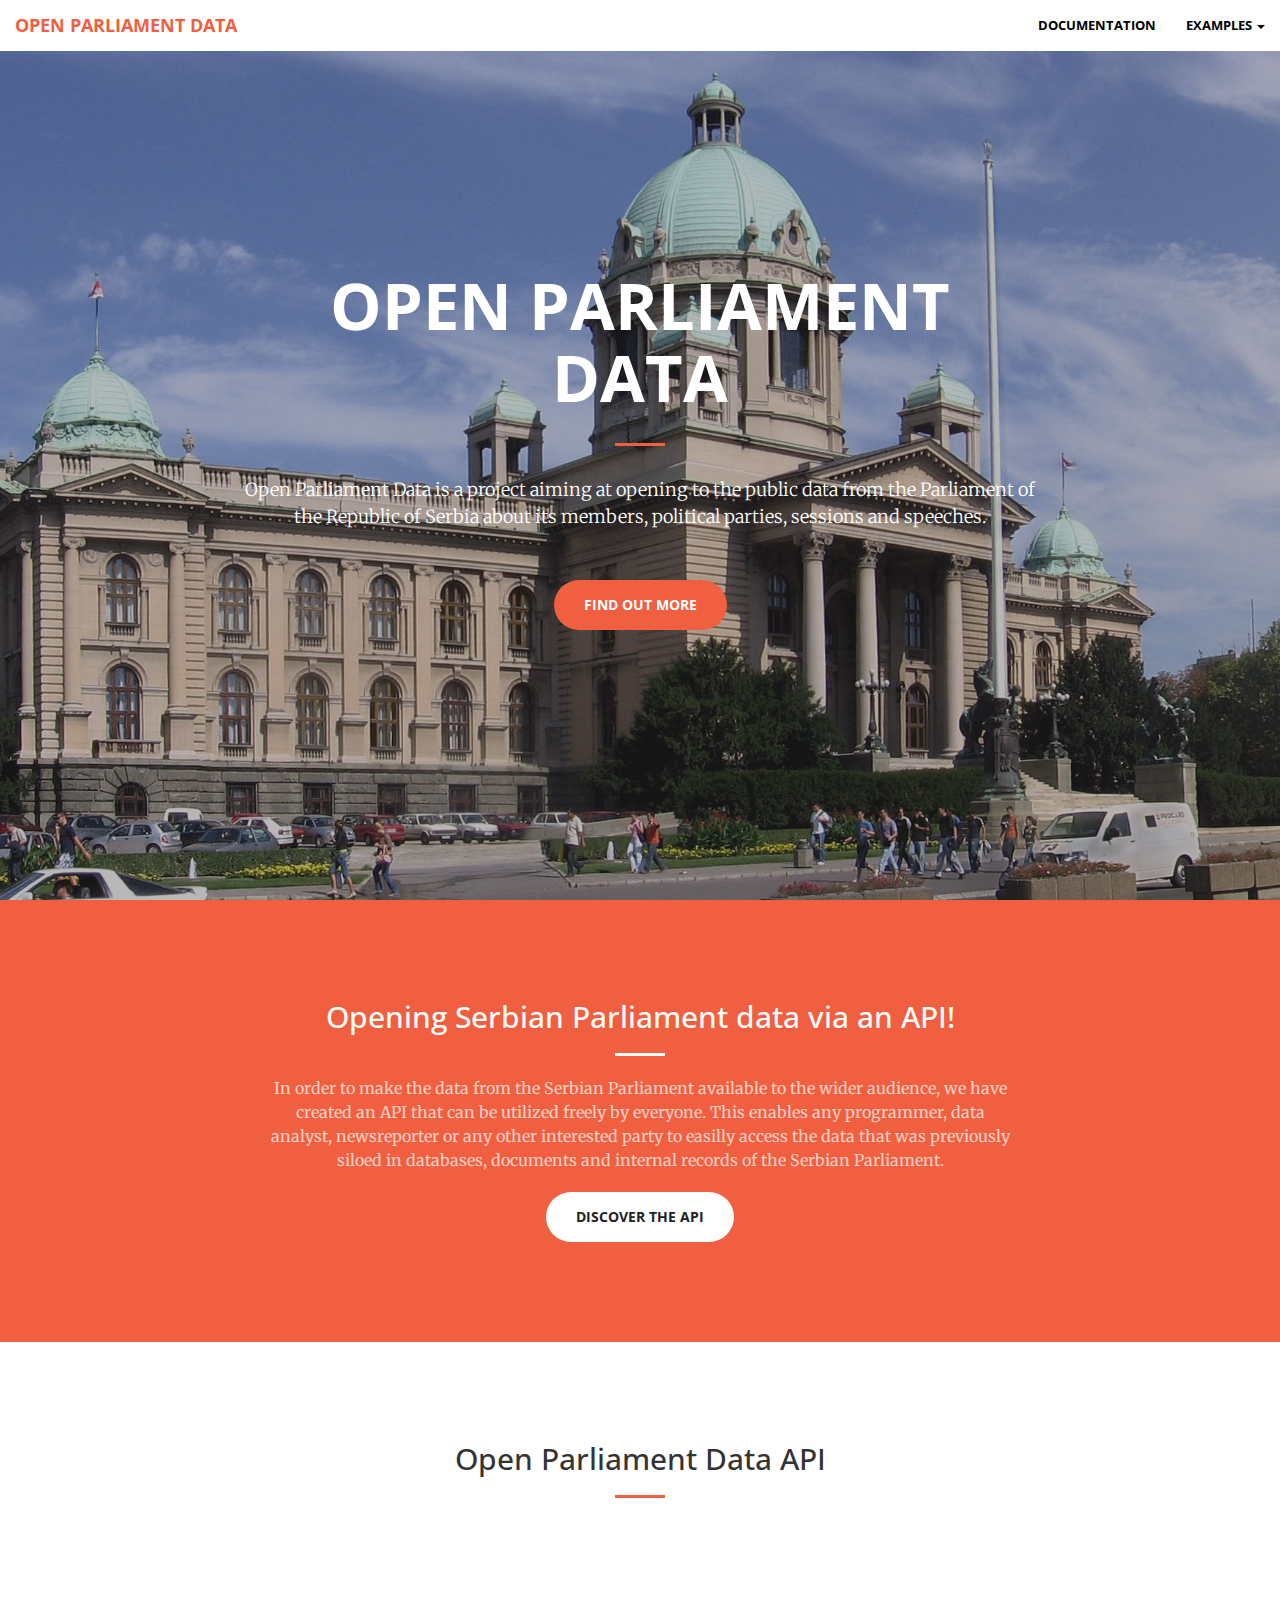
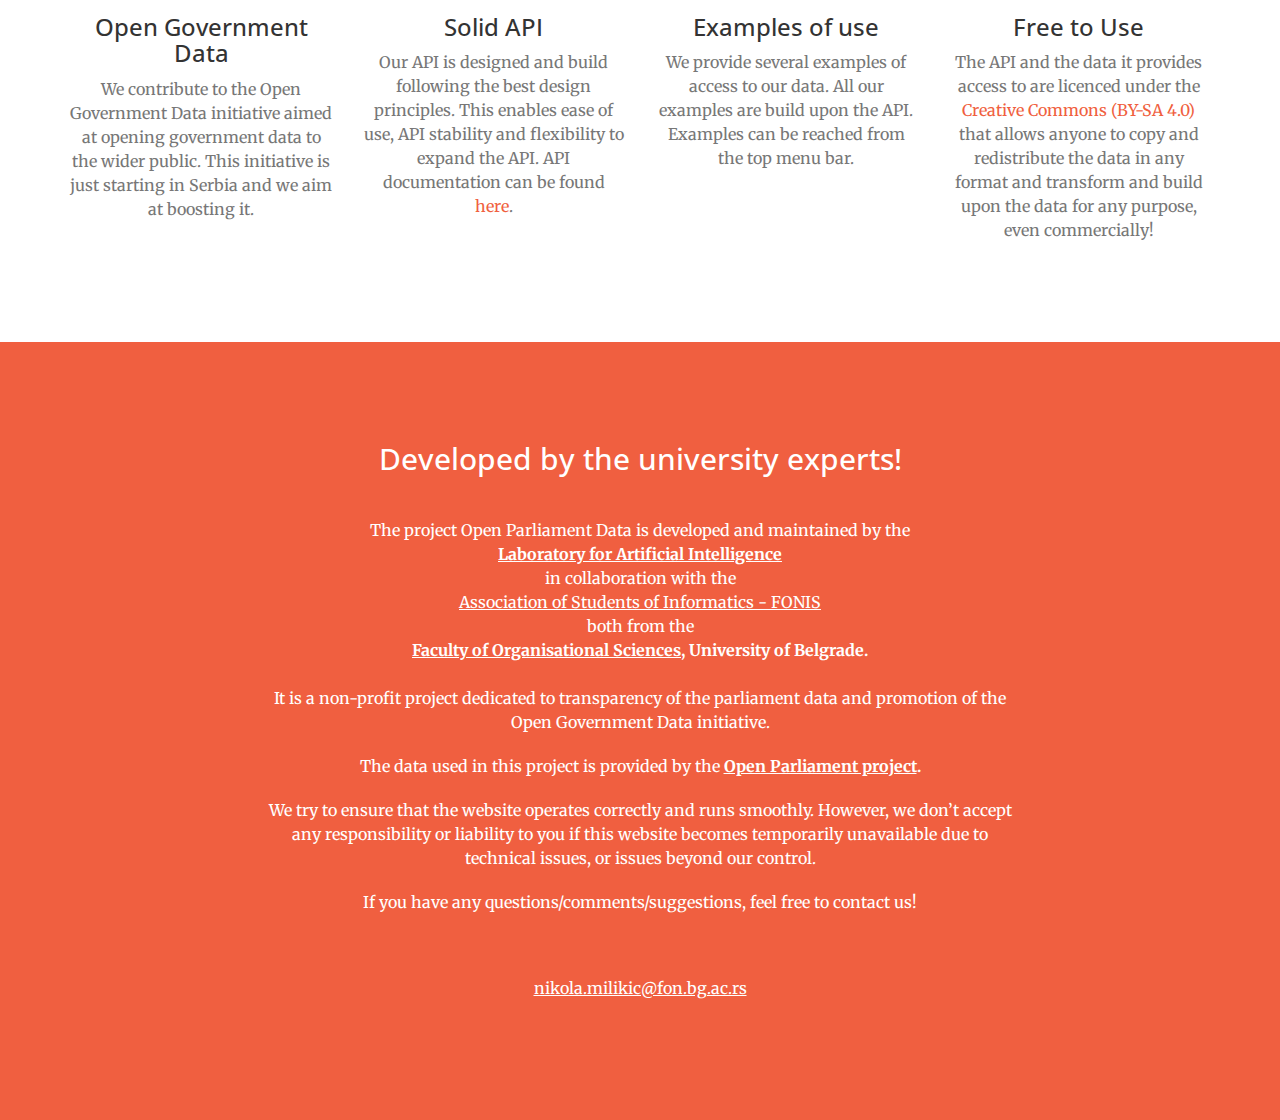
<file: src/main/webapp/index.html>
<!DOCTYPE html>
<html lang="en">

<head>

    <meta charset="utf-8">
    <meta http-equiv="X-UA-Compatible" content="IE=edge">
    <meta name="viewport" content="width=device-width, initial-scale=1">
    <meta name="description" content="">
    <meta name="author" content="">

    <title>Open Parliament Data</title>

    <!-- Bootstrap Core CSS -->
    <link rel="stylesheet" href="css/bootstrap.min.css" type="text/css">

    <!-- Custom Fonts -->
    <link href='http://fonts.googleapis.com/css?family=Open+Sans:300italic,400italic,600italic,700italic,800italic,400,300,600,700,800'
          rel='stylesheet' type='text/css'>
    <link href='http://fonts.googleapis.com/css?family=Merriweather:400,300,300italic,400italic,700,700italic,900,900italic'
          rel='stylesheet' type='text/css'>
    <link rel="stylesheet" href="font-awesome/css/font-awesome.min.css" type="text/css">

    <!-- Plugin CSS -->
    <link rel="stylesheet" href="css/animate.min.css" type="text/css">

    <!-- Custom CSS -->
    <link rel="stylesheet" href="css/creative.css" type="text/css">

    <!-- HTML5 Shim and Respond.js IE8 support of HTML5 elements and media queries -->
    <!-- WARNING: Respond.js doesn't work if you view the page via file:// -->
    <!--[if lt IE 9]>
    <script src="https://oss.maxcdn.com/libs/html5shiv/3.7.0/html5shiv.js"></script>
    <script src="https://oss.maxcdn.com/libs/respond.js/1.4.2/respond.min.js"></script>
    <![endif]-->

</head>

<body id="page-top">

<nav id="mainNav" class="navbar navbar-default navbar-fixed-top">
    <div class="container-fluid">
        <!-- Brand and toggle get grouped for better mobile display -->
        <div class="navbar-header">
            <button type="button" class="navbar-toggle collapsed" data-toggle="collapse"
                    data-target="#bs-example-navbar-collapse-1">
                <span class="sr-only">Toggle navigation</span>
                <span class="icon-bar"></span>
                <span class="icon-bar"></span>
                <span class="icon-bar"></span>
            </button>
            <a class="navbar-brand page-scroll" href="#page-top">Open Parliament Data</a>
        </div>

        <!-- Collect the nav links, forms, and other content for toggling -->
        <div class="collapse navbar-collapse" id="bs-example-navbar-collapse-1">
            <ul class="nav navbar-nav navbar-right">
                <li>
                    <a class="page-scroll" href="docs.html">Documentation</a>
                </li>
                <li class="dropdown">
                    <a href="#" class="dropdown-toggle" data-toggle="dropdown" role="button" aria-haspopup="true"
                       aria-expanded="true">Examples <span class="caret"></span></a>
                    <ul class="dropdown-menu">
                        <li><a href="example-page.html#members-example">Members</a></li>
                        <li role="separator" class="divider"></li>
                        <li><a href="example-page.html#party-example">Parties</a></li>
                        <li role="separator" class="divider"></li>
                        <li><a href="example-page.html#session-example">Sessions</a></li>
                    </ul>
                </li>
            </ul>
        </div>
        <!-- /.navbar-collapse -->
    </div>
    <!-- /.container-fluid -->
</nav>

<header>
    <div class="header-content">
        <div class="header-content-inner">
            <h1>OPEN PARLIAMENT</h1>

            <h1>DATA</h1>
            <hr>
            <p>Open Parliament Data is a project aiming at opening to the public data from the Parliament of the Republic of Serbia about its members, political parties, sessions and speeches.</p>
            <a href="#about" class="btn btn-primary btn-xl page-scroll">Find Out More</a>
        </div>
    </div>
</header>

<section class="bg-primary" id="about">
    <div class="container">
        <div class="row">
            <div class="col-lg-8 col-lg-offset-2 text-center">
                <h2 class="section-heading">Opening Serbian Parliament data via an API!</h2>
                <hr class="light">
                <p class="text-faded">In order to make the data from the Serbian Parliament available to the wider audience, we have created an API that can be utilized freely by everyone. This enables any programmer, data analyst, newsreporter or any other interested party to easilly access the data that was previously siloed in databases, documents and internal records of the Serbian Parliament. </p>
                <a href="docs.html" class="btn btn-default btn-xl">Discover the API</a>
            </div>
        </div>
    </div>
</section>

<section id="services">
    <div class="container">
        <div class="row">
            <div class="col-lg-12 text-center">
                <h2 class="section-heading">Open Parliament Data API</h2>
                <hr class="primary">
            </div>
        </div>
    </div>
    <div class="container">
        <div class="row">
            <div class="col-lg-3 col-md-6 text-center">
                <div class="service-box">
                    <i class="fa fa-4x fa-archive wow bounceIn text-primary" data-wow-delay=".1s"></i>

                    <h3>Open Government Data</h3>

                    <p class="text-muted">We contribute to the Open Government Data initiative aimed at opening government data to the wider public. This initiative is just starting in Serbia and we aim at boosting it.</p>
                </div>
            </div>
            <div class="col-lg-3 col-md-6 text-center">
                <div class="service-box">
                    <i class="fa fa-4x fa-diamond wow bounceIn text-primary"></i>

                    <h3>Solid API</h3>

                    <p class="text-muted">Our API is designed and build following the best design principles. This enables ease of use, API stability and flexibility to expand the API. API documentation can be found <a href="docs.html">here</a>.</p>
                </div>
            </div>
            <div class="col-lg-3 col-md-6 text-center">
                <div class="service-box">
                    <i class="fa fa-4x fa-cloud wow bounceIn text-primary" data-wow-delay=".2s"></i>

                    <h3>Examples of use</h3>

                    <p class="text-muted">We provide several examples of access to our data. All our examples are build upon the API. Examples can be reached from the top menu bar.</p>
                </div>
            </div>
            <div class="col-lg-3 col-md-6 text-center">
                <div class="service-box">
                    <i class="fa fa-4x fa-cc wow bounceIn text-primary" data-wow-delay=".3s"></i>

                    <h3>Free to Use</h3>

                    <p class="text-muted">The API and the data it provides access to are licenced under the <a href="https://creativecommons.org/licenses/by-sa/4.0/" target="_blank">Creative Commons (BY-SA 4.0)</a>  that allows anyone to copy and redistribute the data in any format and transform and build upon the data for any purpose, even commercially!</p>
                </div>
            </div>
        </div>
    </div>
</section>

<section id="contact" class="bg-primary">
    <div class="container">
        <div class="row">
            <div class="col-lg-8 col-lg-offset-2 text-center">
                <h2 class="section-heading">Developed by the university experts!</h2>
                <hr class="primary">
                <p>The project Open Parliament Data is developed and maintained by the <br> <b><a href="http://ai.fon.bg.ac.rs/" target="_blank">Laboratory for Artificial Intelligence</a></b>
                    <br>in collaboration with the <br>
                    <a href="http://fonis.rs/" target="_blank">Association of Students of Informatics - FONIS</a><br>
                    both from the <br>
                    <b><a href="http://www.fon.bg.ac.rs/eng/" target="_blank">Faculty of Organisational Sciences</a>, University of Belgrade.</b><br><br>
                    It is a non-profit project dedicated to transparency of the parliament data and promotion of the Open Government Data initiative.</p>

                <p>The data used in this project is provided by the <b><a href="http://www.otvoreniparlament.rs/" target="_blank">Open Parliament project</a>.</b>

                <p>We try to ensure that the website operates correctly and runs smoothly. However, we don’t accept any responsibility or liability to you if this website becomes temporarily unavailable due to technical issues, or issues beyond our control.</p>

                <p>If you have any questions/comments/suggestions, feel free to contact us!</p>
            </div>
            <div class="col-lg-12 text-center">
                <i class="fa fa-envelope-o fa-3x wow bounceIn" data-wow-delay=".1s"></i>
                <p><a href="mailto:nikola.milikic@fon.bg.ac.rs">nikola.milikic@fon.bg.ac.rs</a></p>
            </div>
        </div>
    </div>
</section>

<!-- jQuery -->
<script src="js/jquery.js"></script>

<!-- Bootstrap Core JavaScript -->
<script src="js/bootstrap.min.js"></script>

<!-- Plugin JavaScript -->
<script src="js/jquery.easing.min.js"></script>
<script src="js/jquery.fittext.js"></script>
<script src="js/wow.min.js"></script>

<!-- Custom Theme JavaScript -->
<script src="js/creative.js"></script>

</body>

</html>
</file>
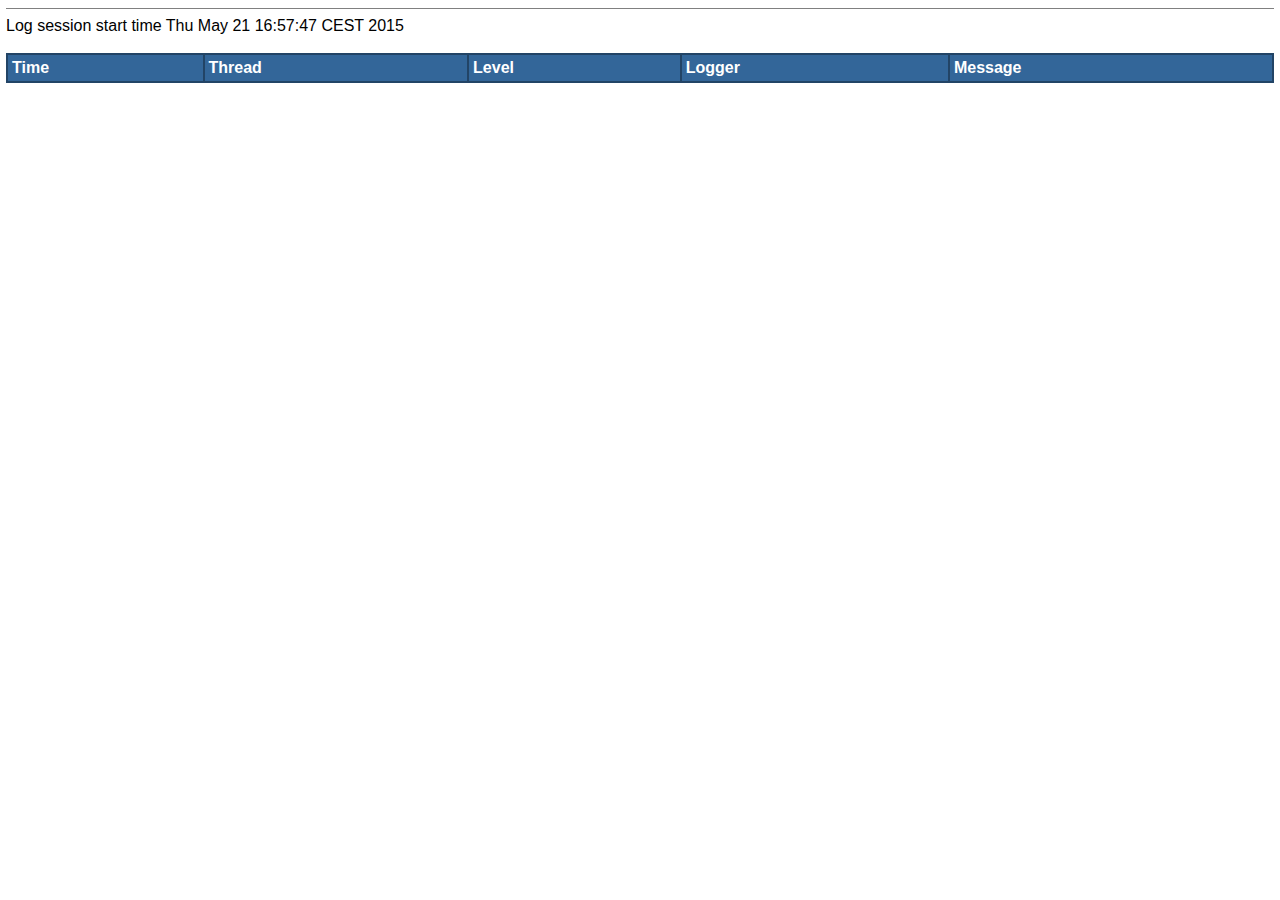
<file: logs/html/mainlog.html>
<!DOCTYPE HTML PUBLIC "-//W3C//DTD HTML 4.01 Transitional//EN" "http://www.w3.org/TR/html4/loose.dtd">
<html>
<head>
<meta charset="UTF-8"/>
<title>All Logs</title>
<style type="text/css">
<!--
body, table {font-family:arial,sans-serif; font-size: medium;}
th {background: #336699; color: #FFFFFF; text-align: left;}
-->
</style>
</head>
<body bgcolor="#FFFFFF" topmargin="6" leftmargin="6">
<hr size="1" noshade="noshade">
Log session start time Thu May 21 16:57:47 CEST 2015<br>
<br>
<table cellspacing="0" cellpadding="4" border="1" bordercolor="#224466" width="100%">
<tr>
<th>Time</th>
<th>Thread</th>
<th>Level</th>
<th>Logger</th>
<th>Message</th>
</tr>
</table>
<br>
</body></html>
</file>
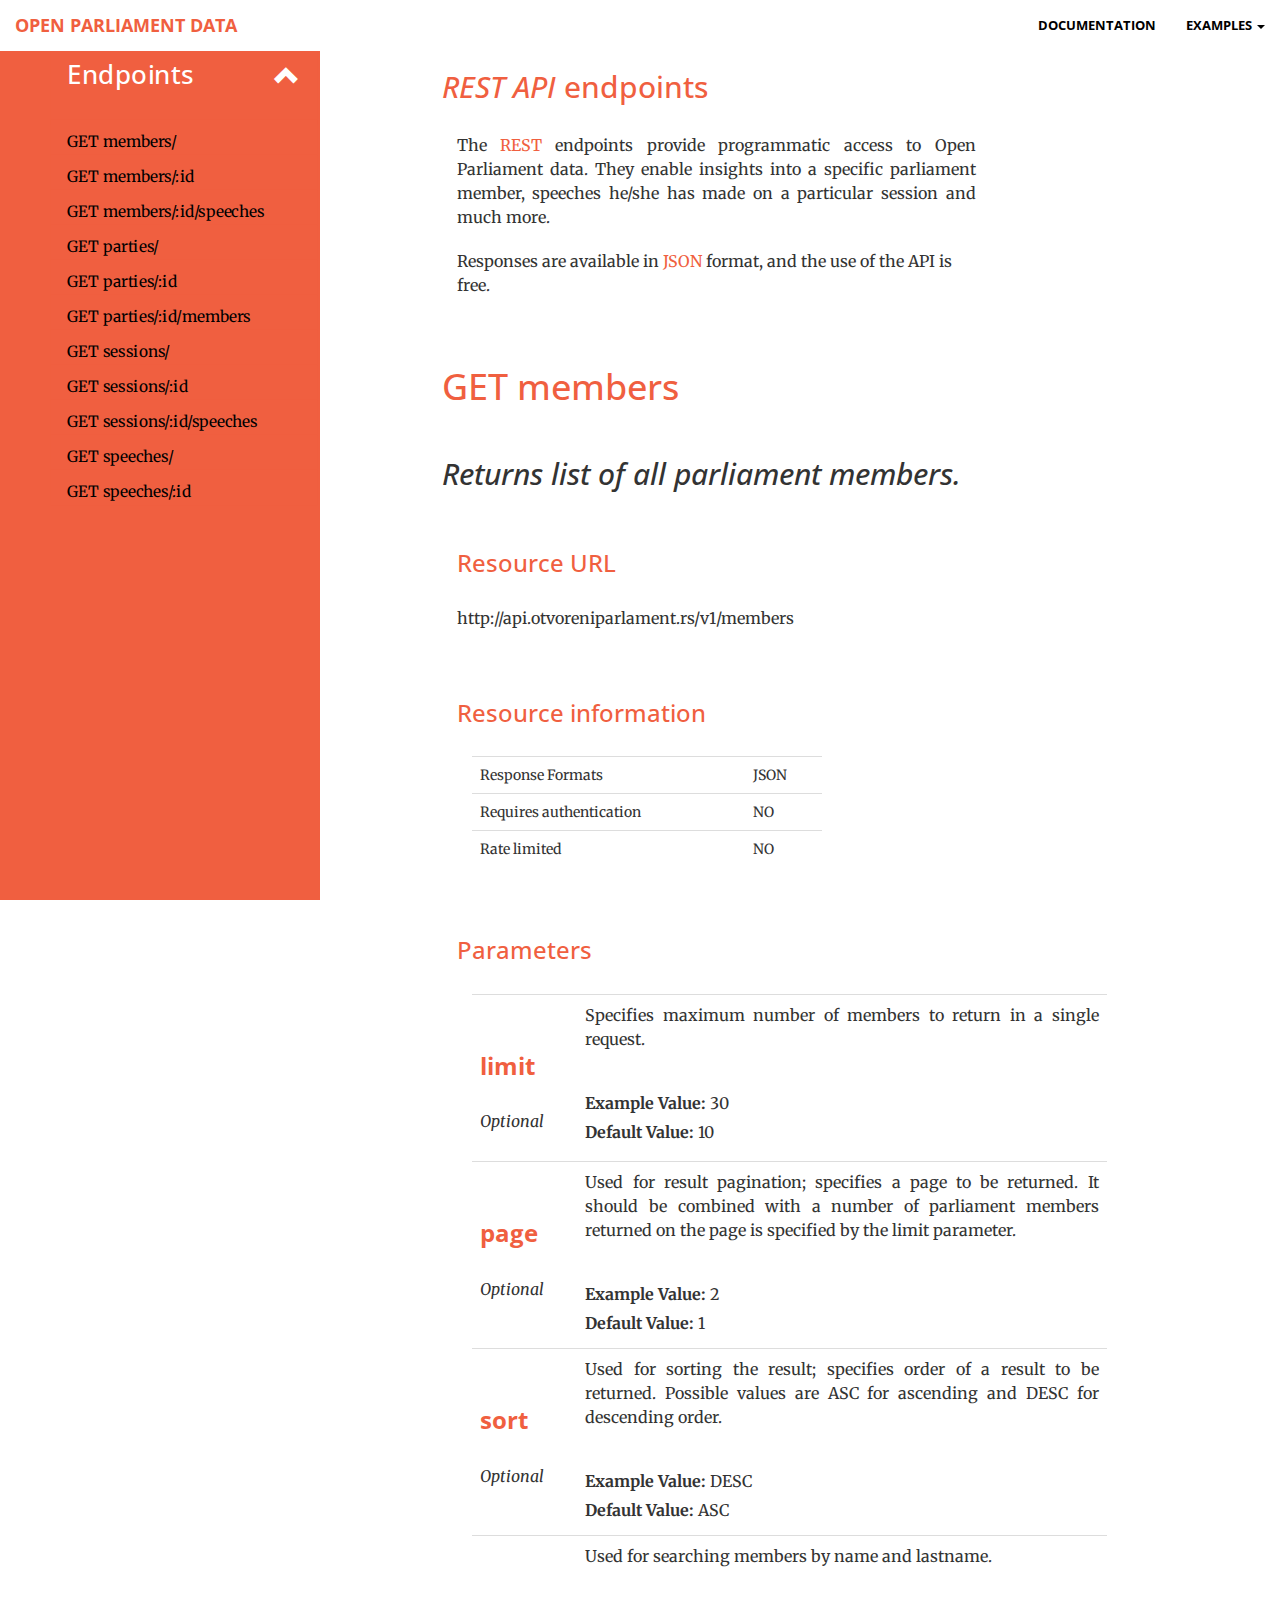
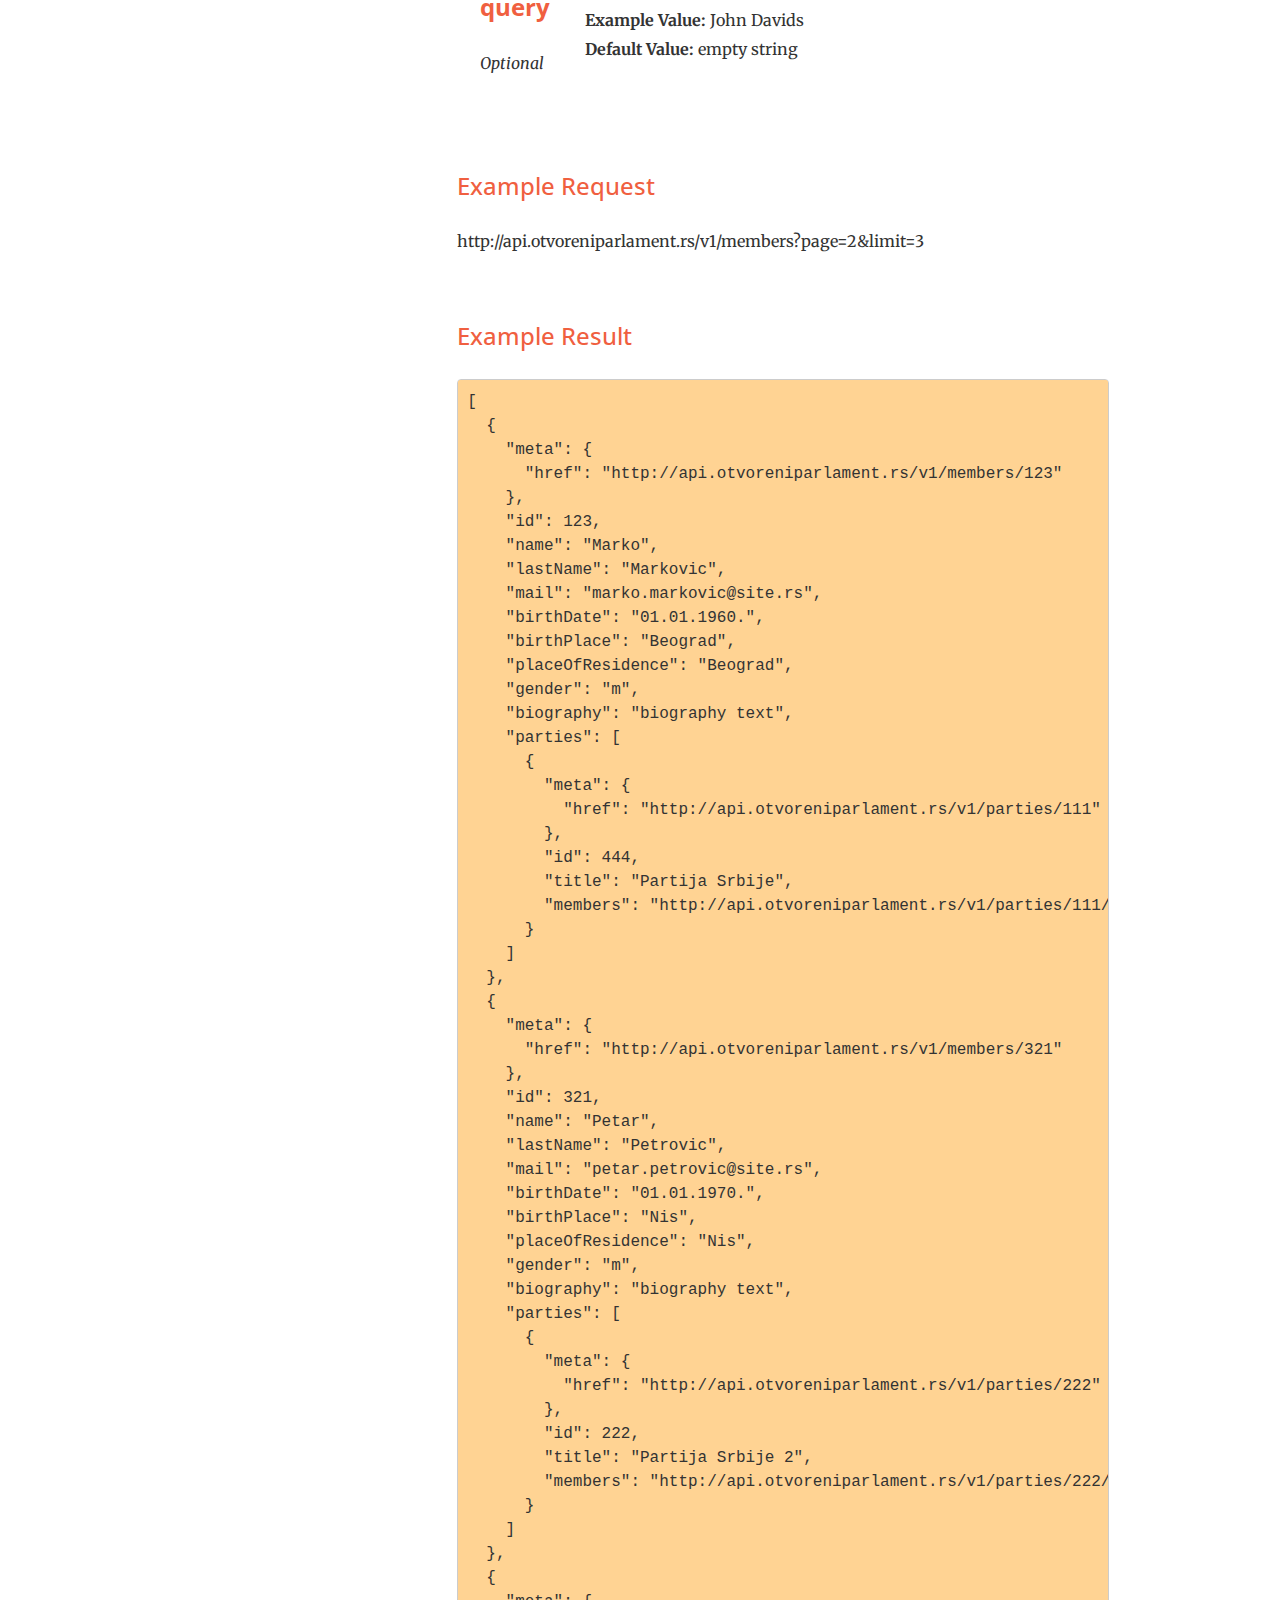
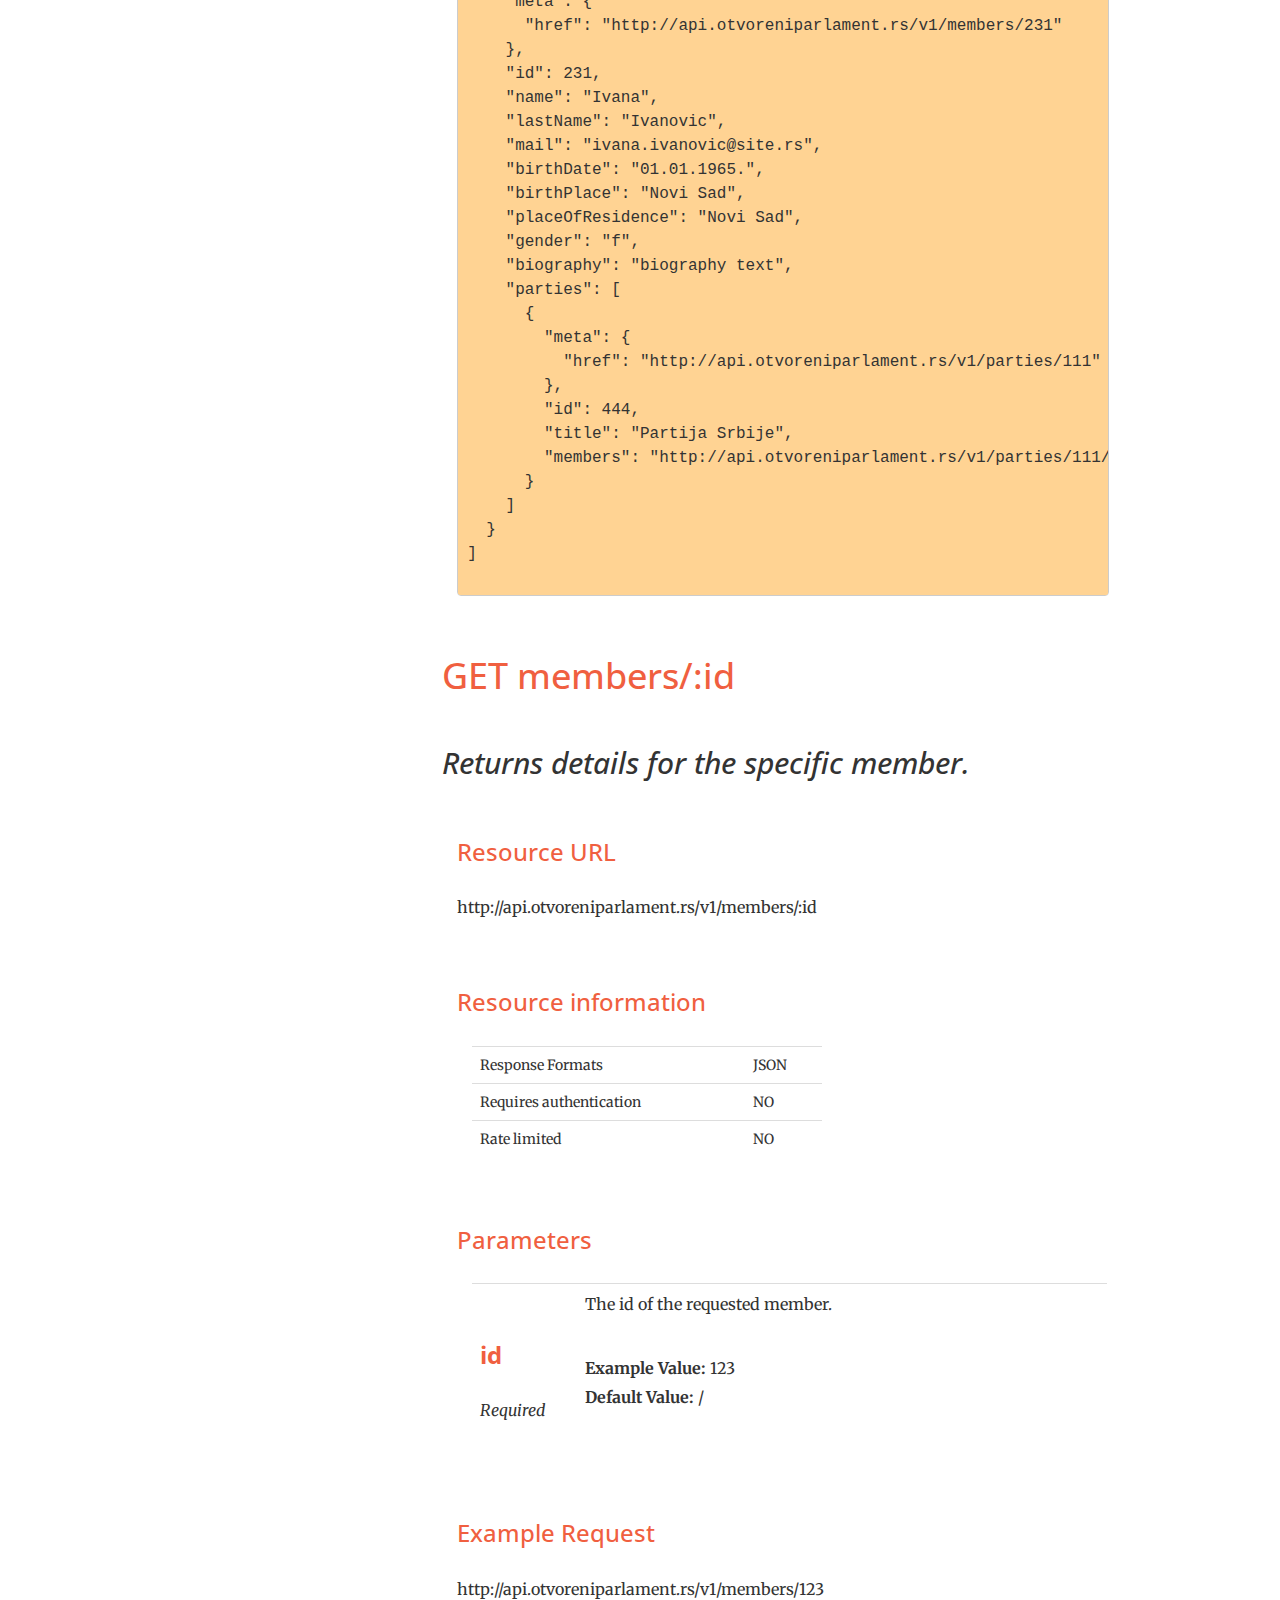
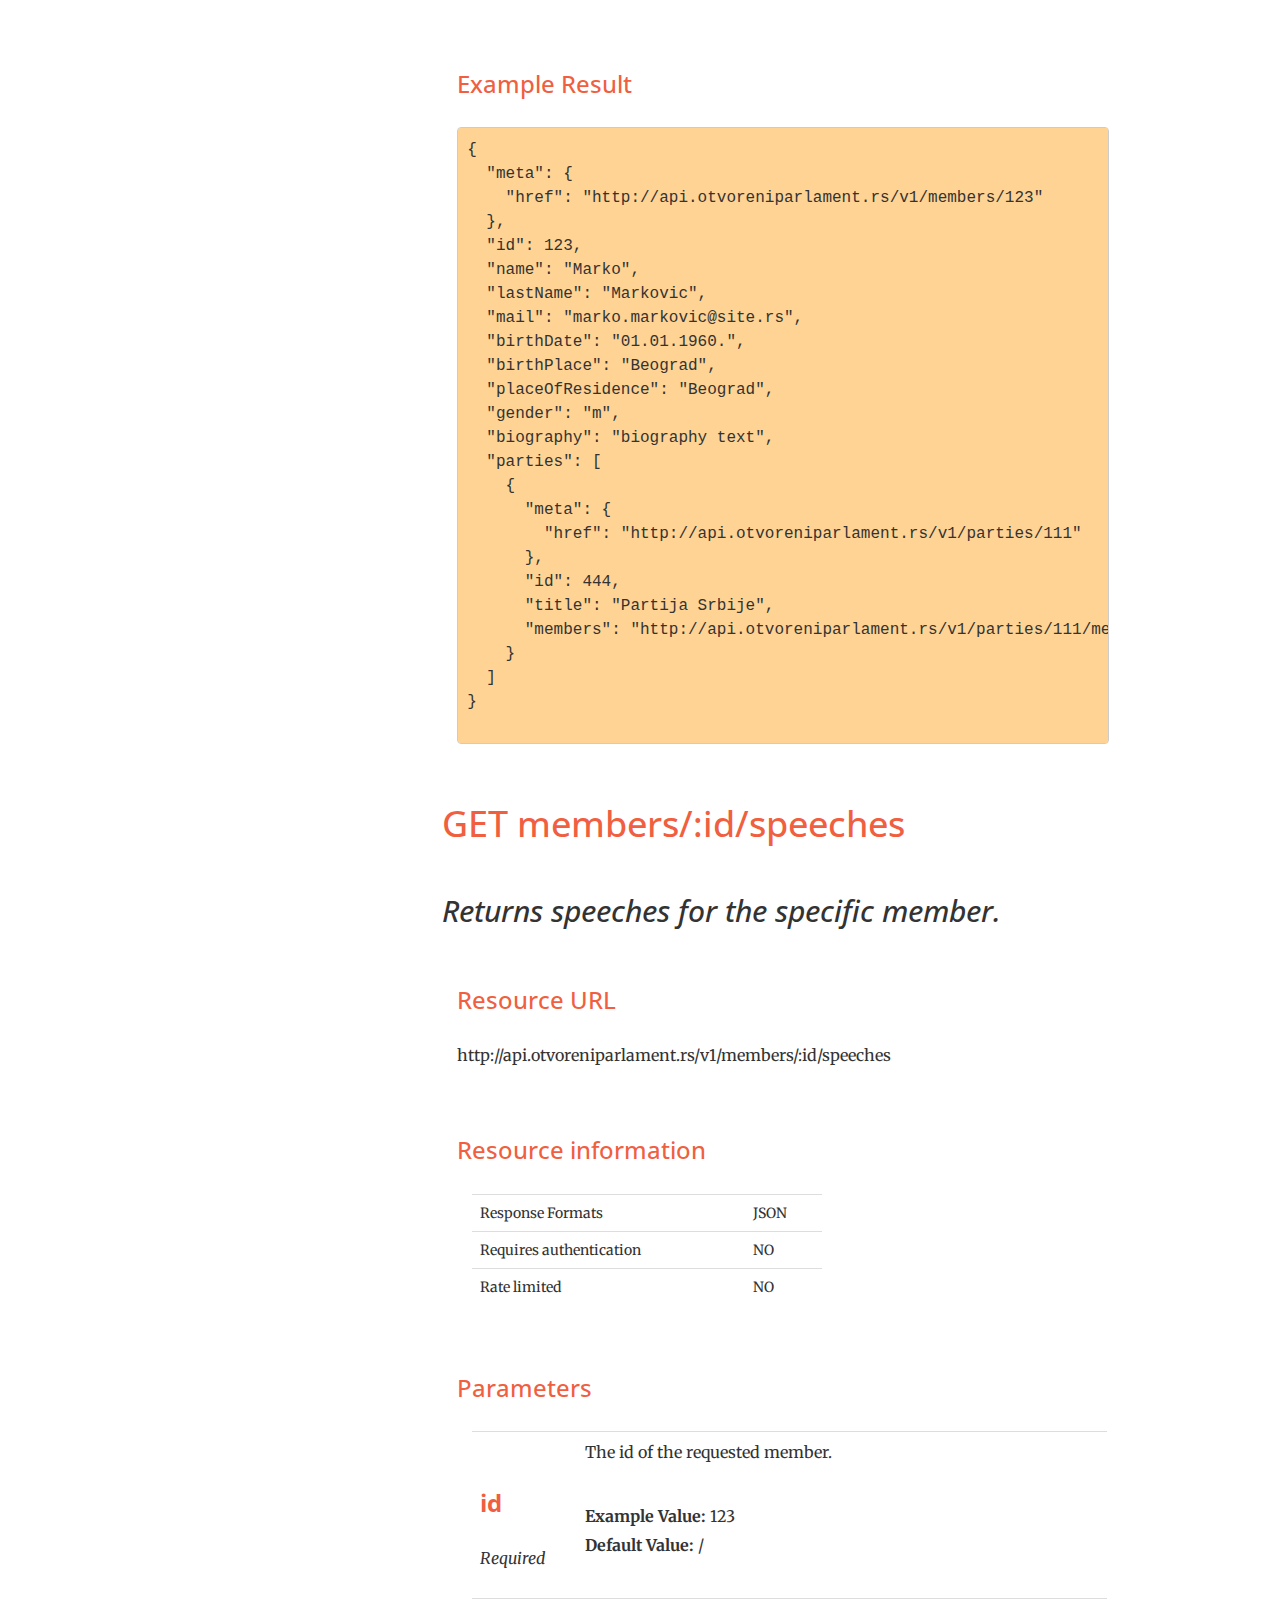
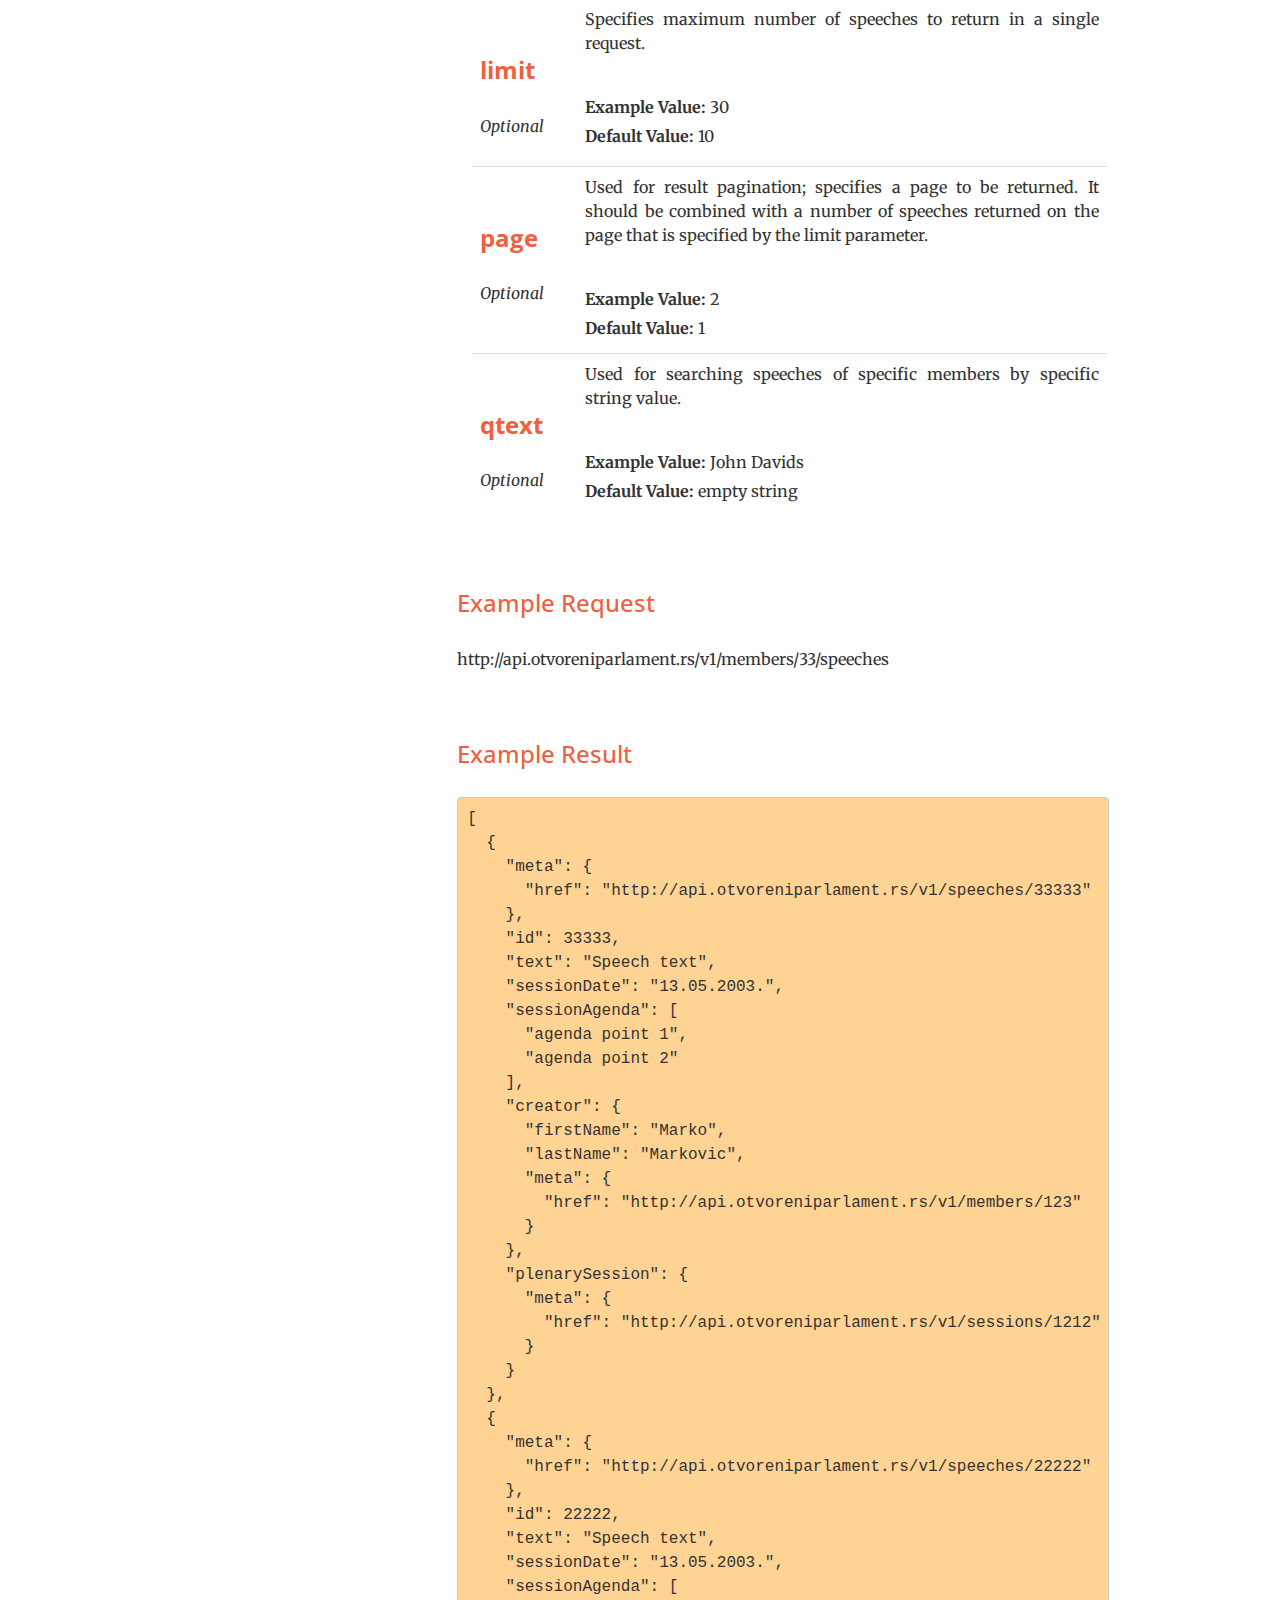
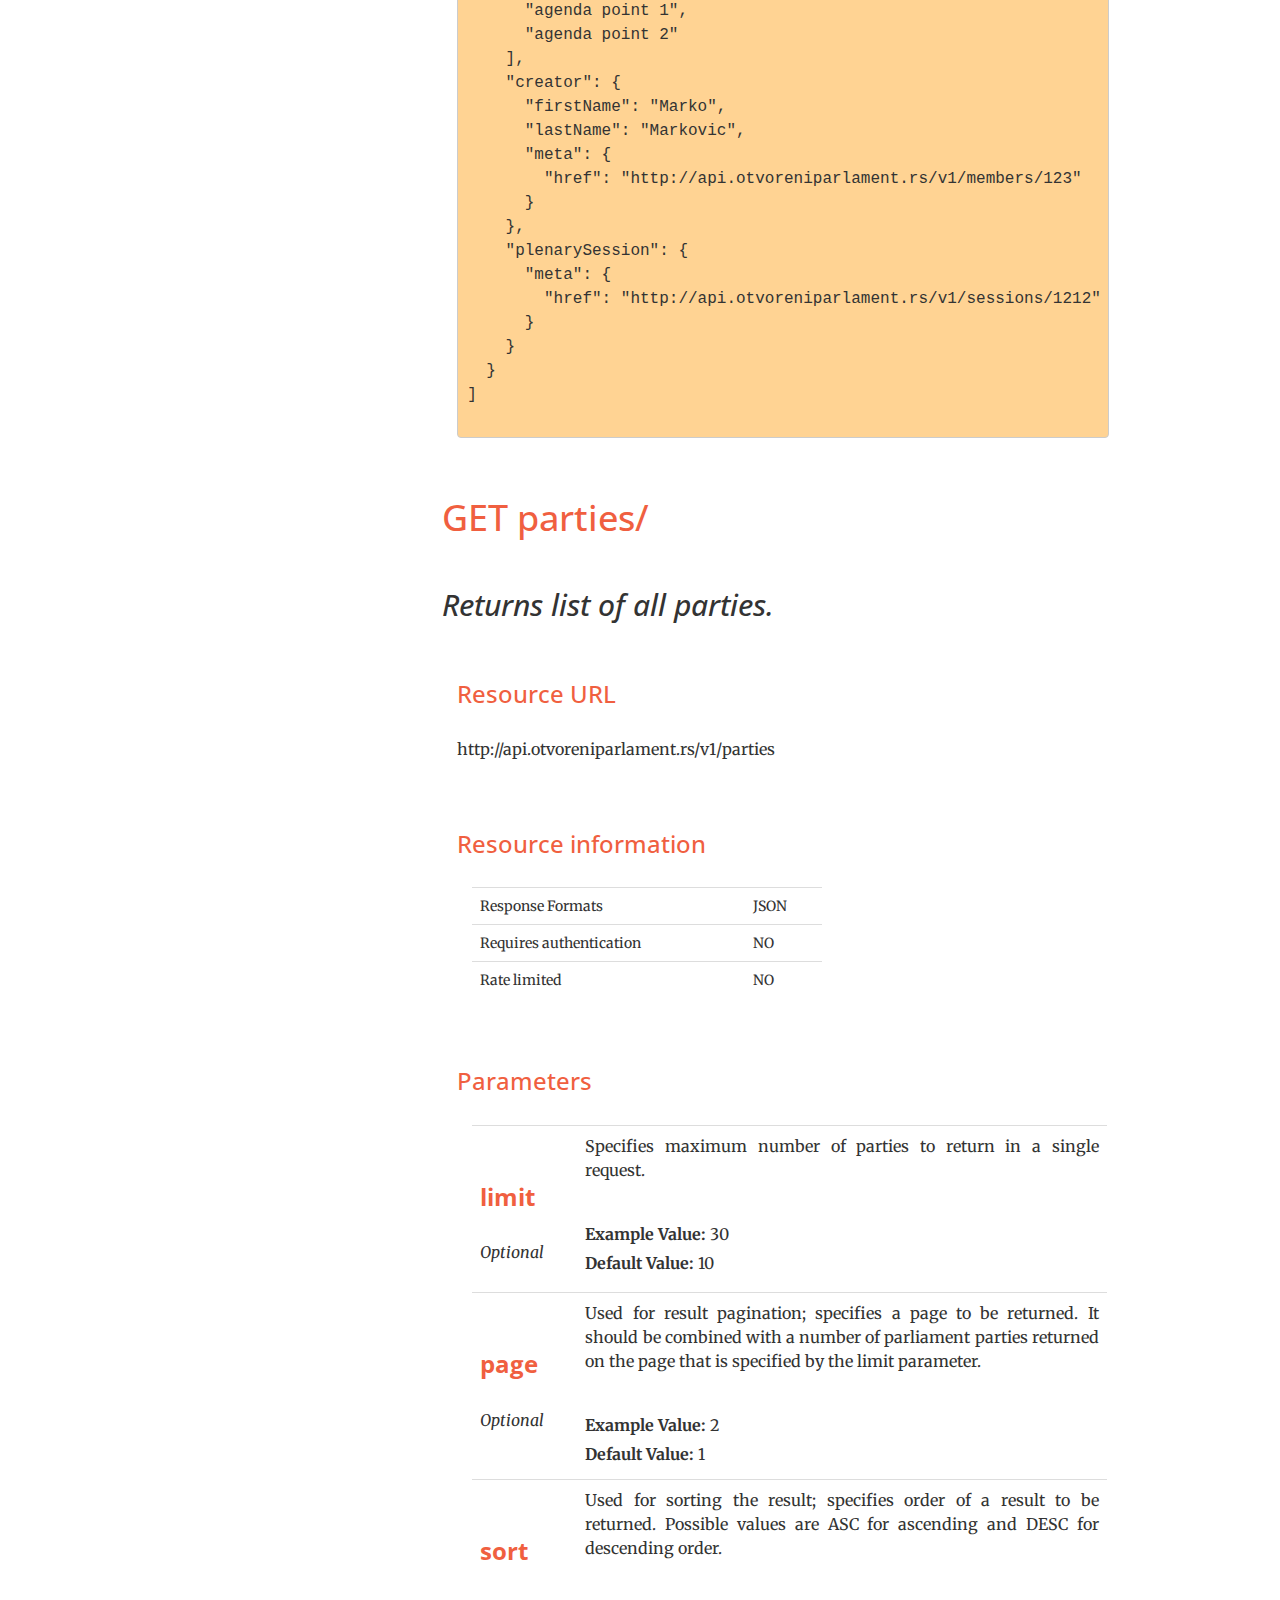
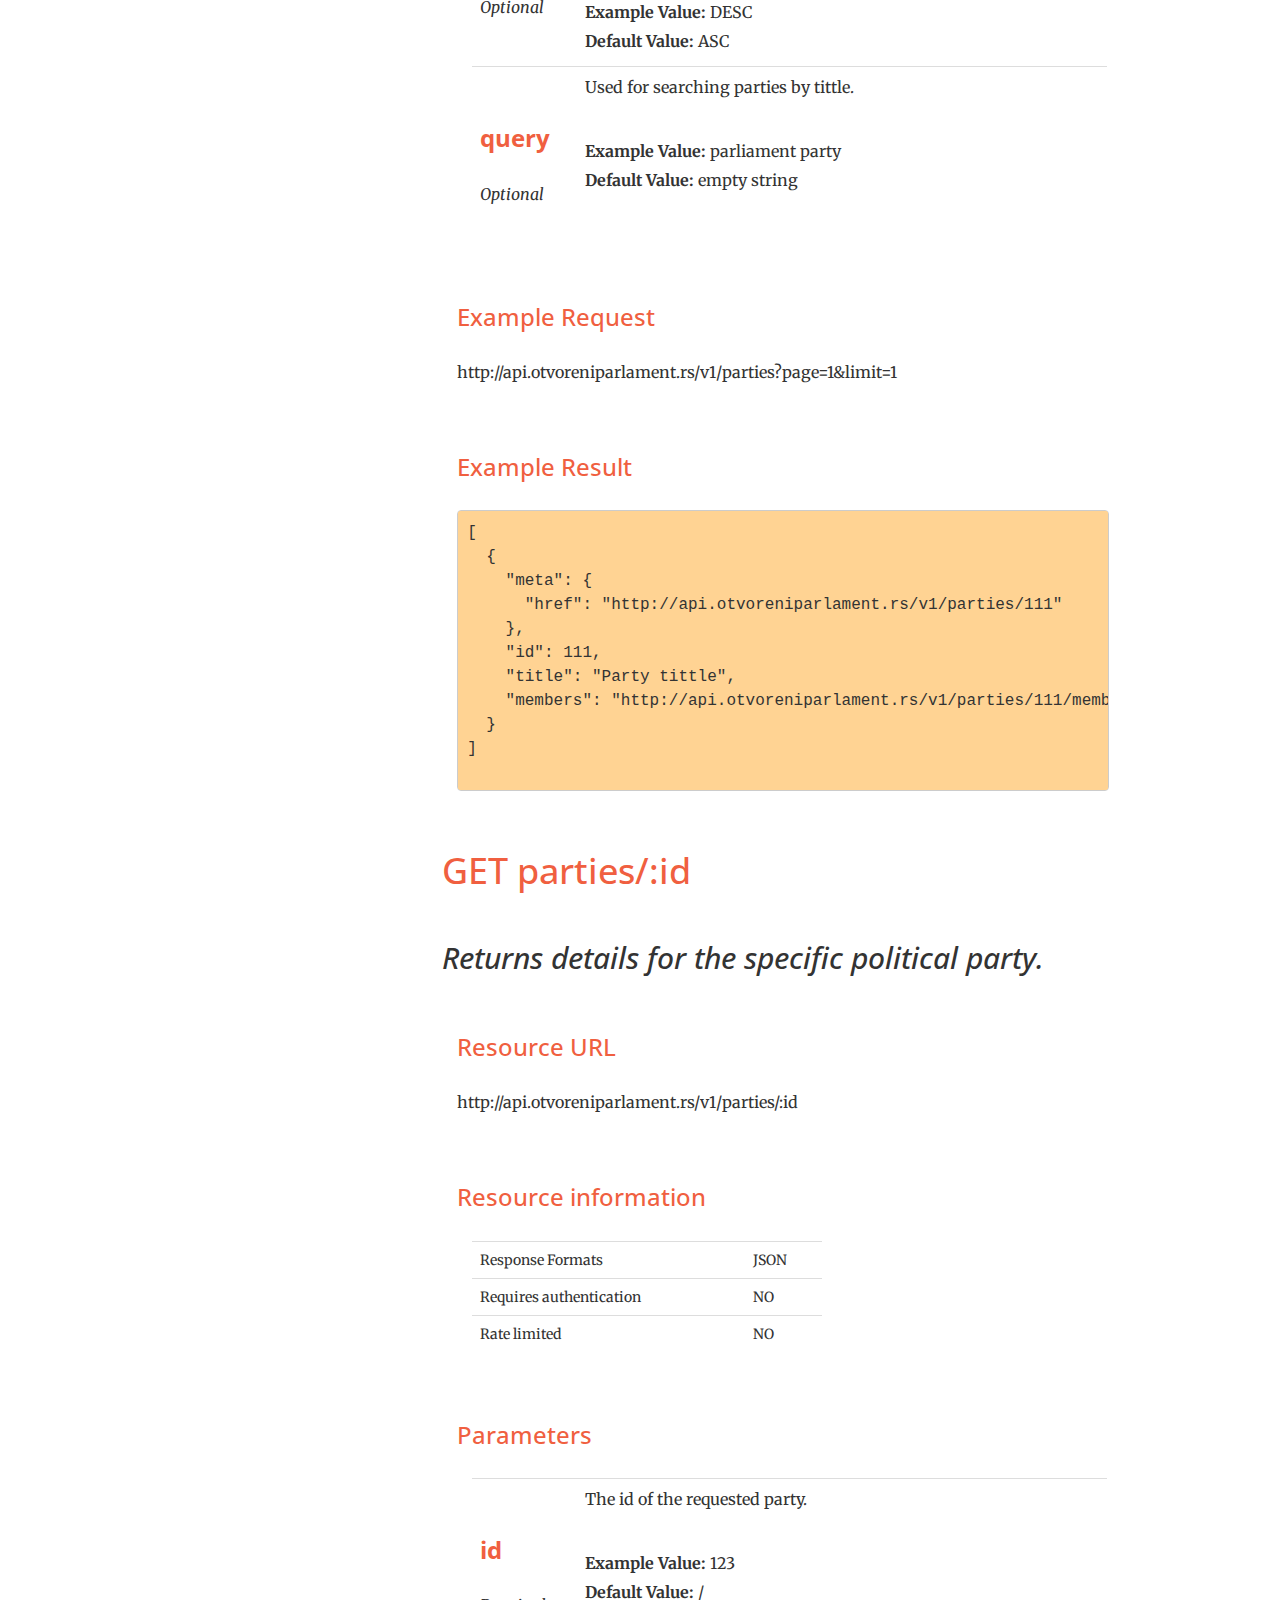
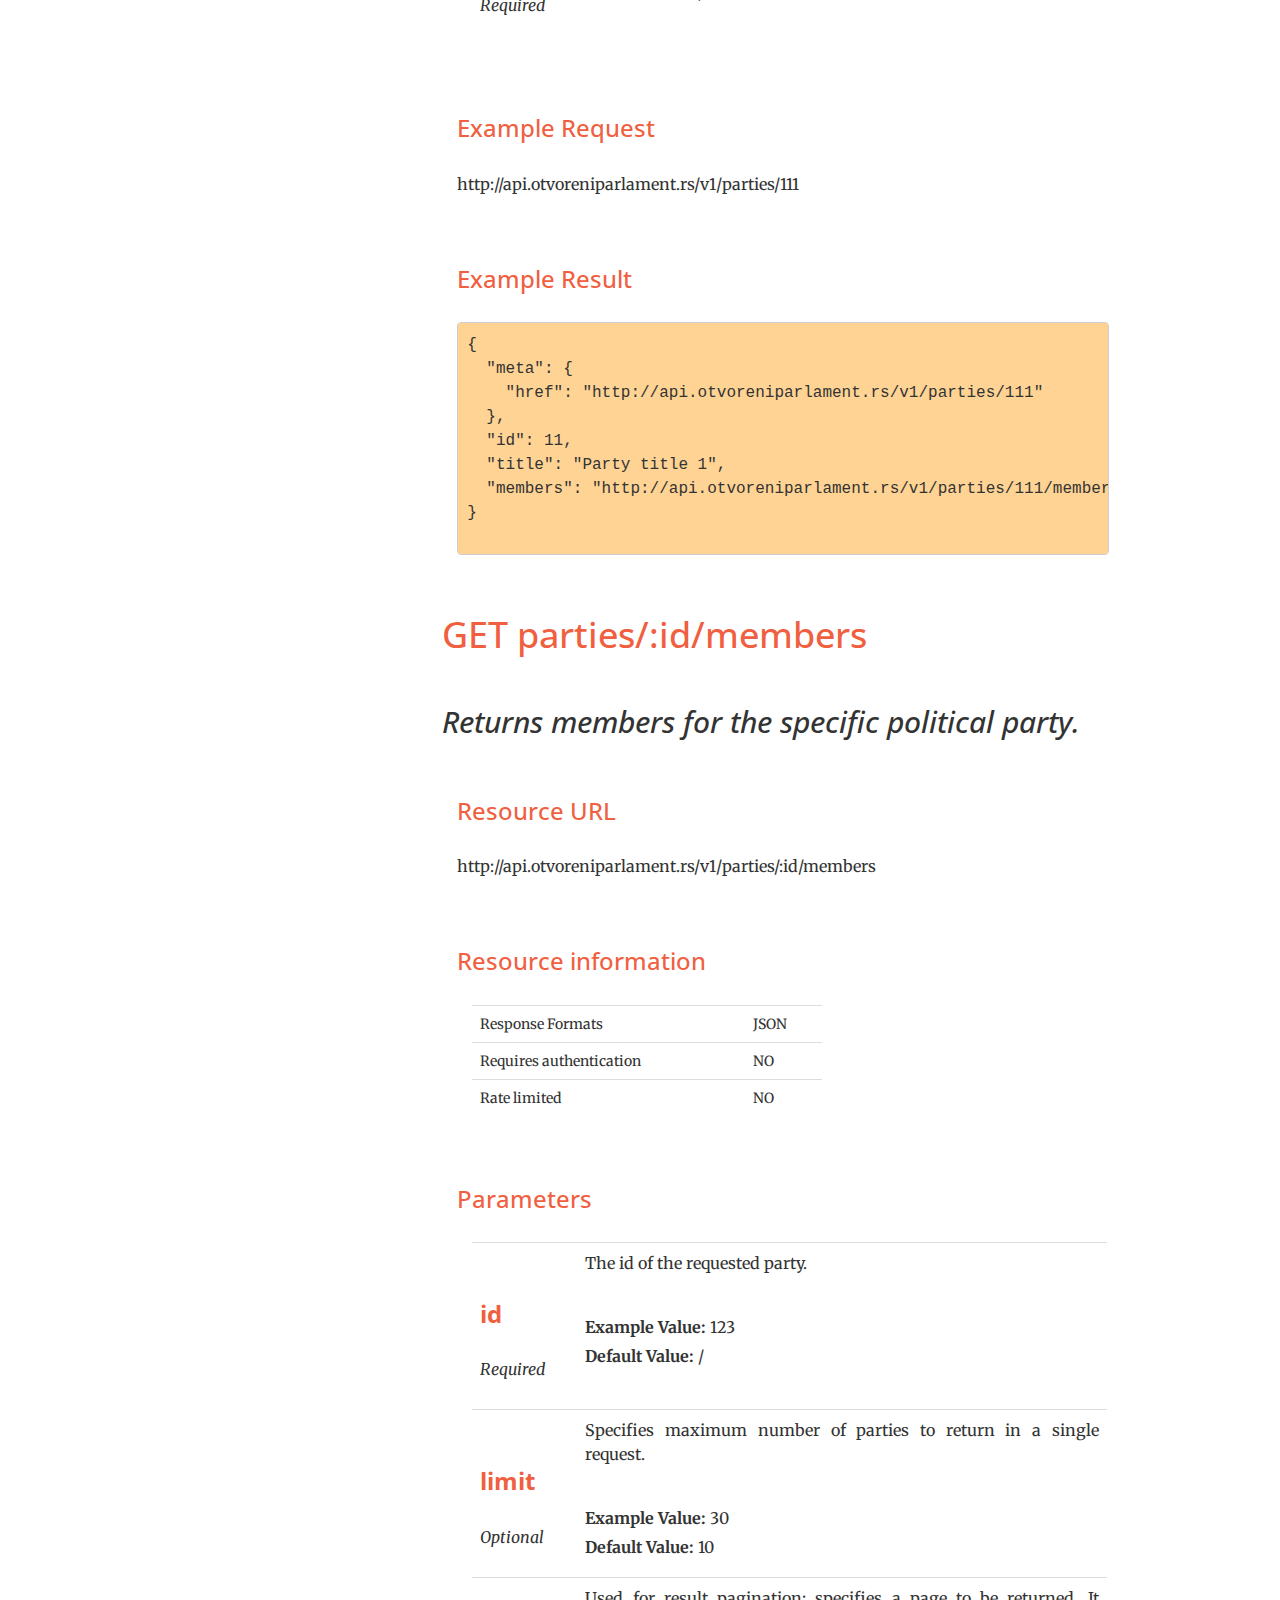
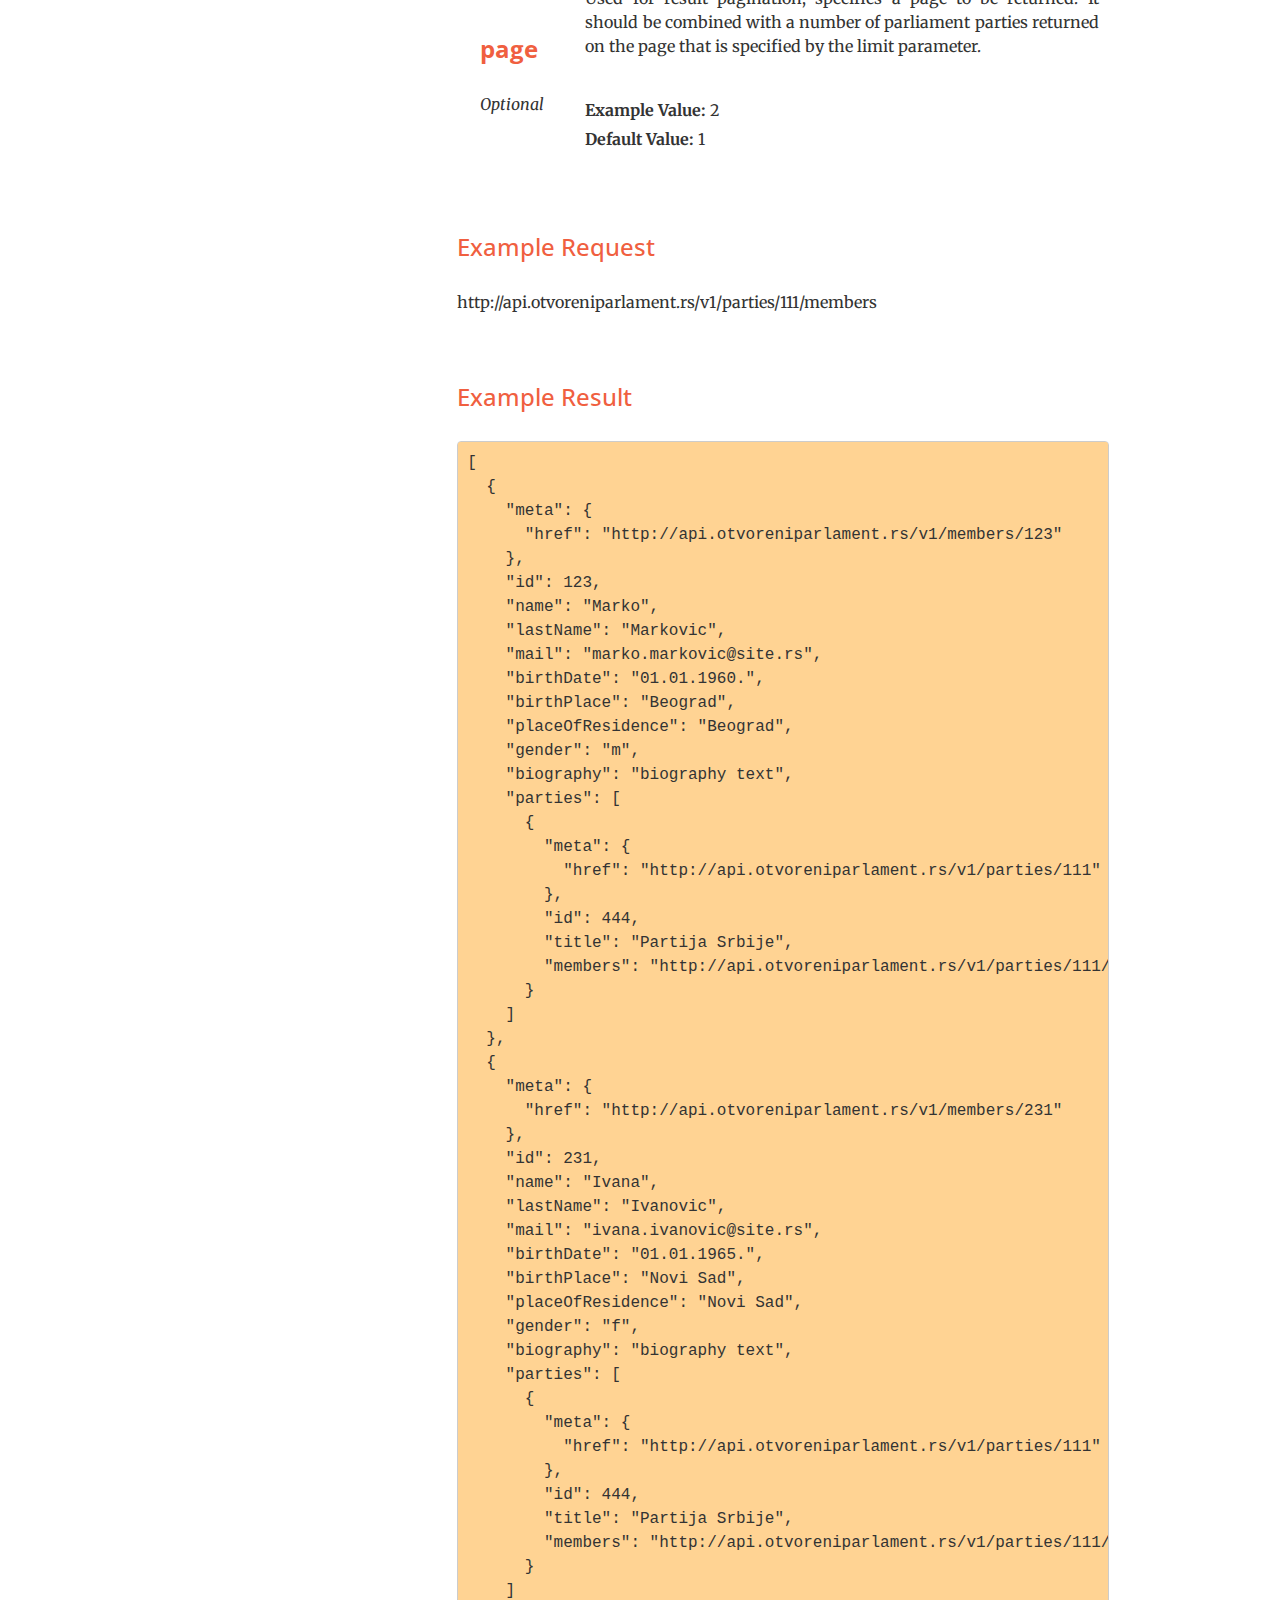
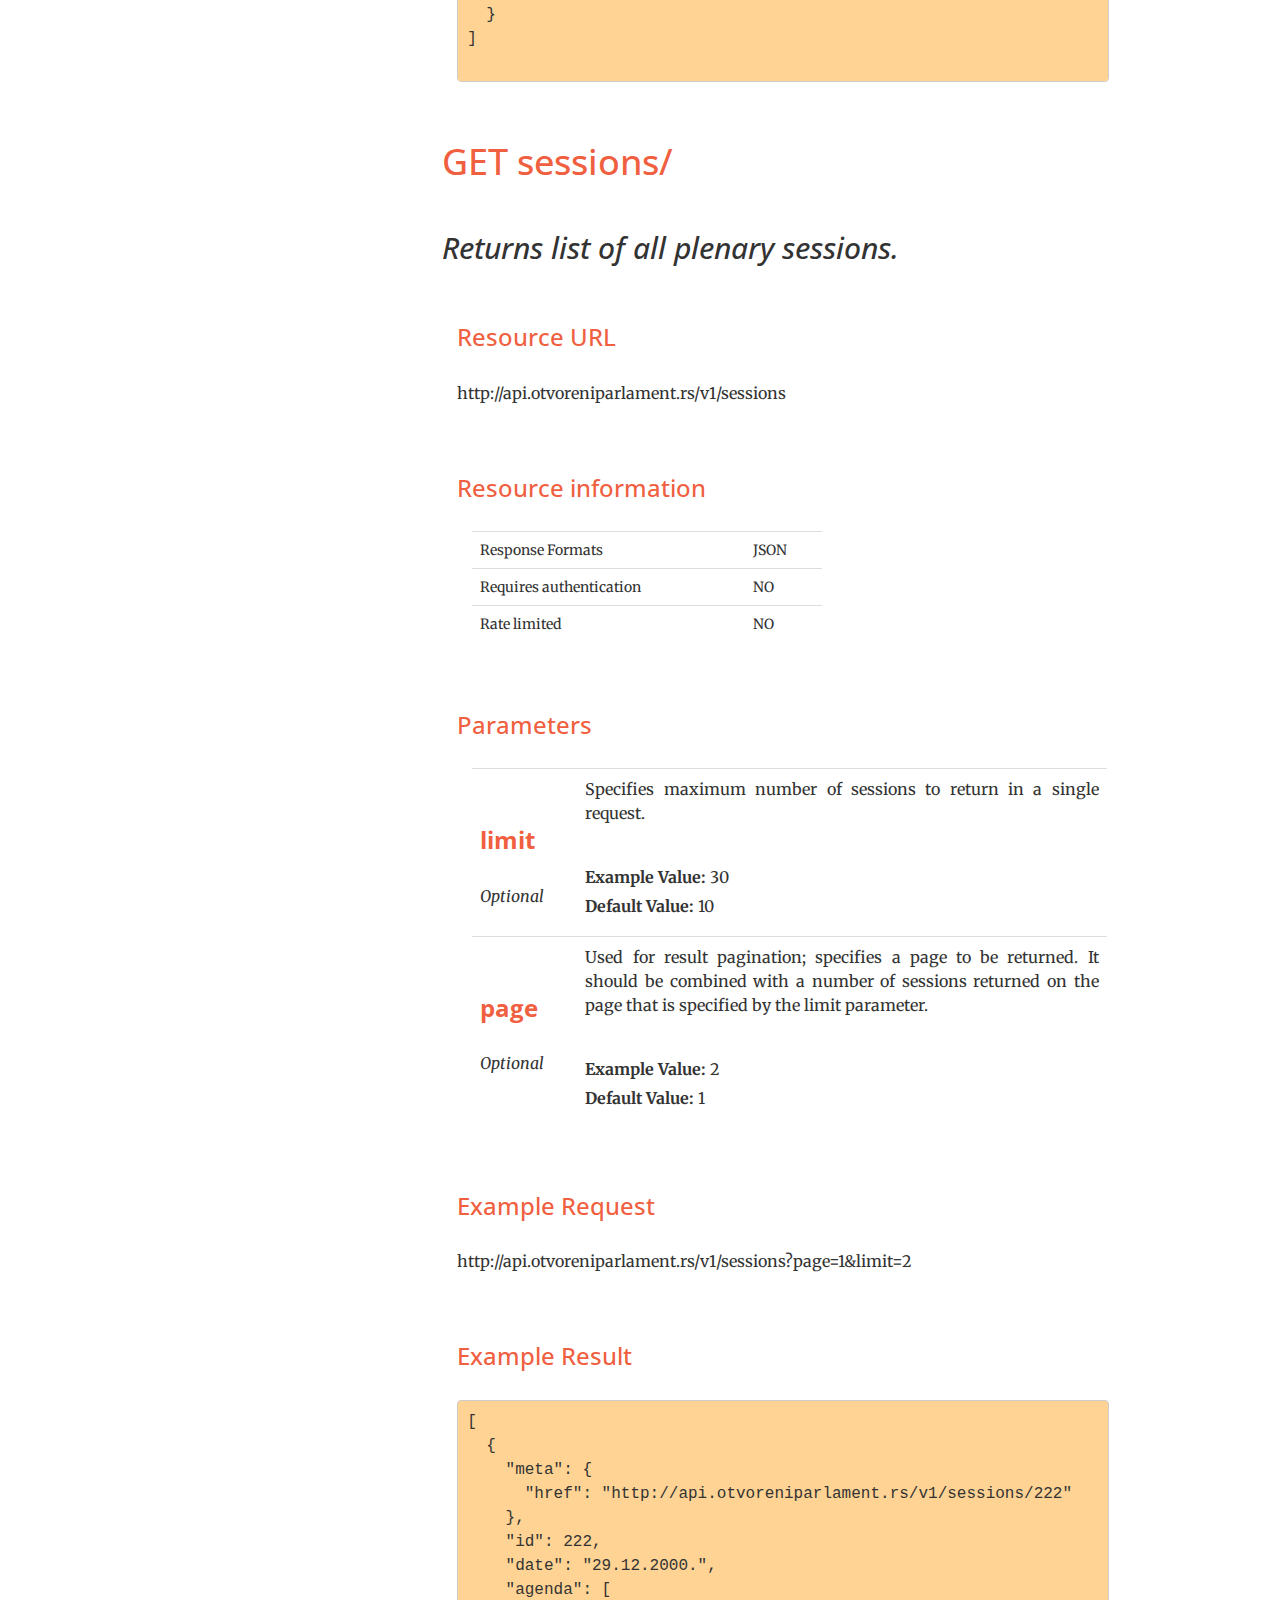
<file: src/main/webapp/docs.html>
<!DOCTYPE html>
<html lang="en">
<head>

    <meta charset="utf-8">
    <meta http-equiv="X-UA-Compatible" content="IE=edge">
    <meta name="viewport" content="width=device-width, initial-scale=1">
    <meta name="description" content="">
    <meta name="author" content="">

    <title>Open Parliament Data</title>

    <!-- Bootstrap Core CSS -->
    <link rel="stylesheet" href="css/bootstrap.min.css" type="text/css">

    <!-- Custom Fonts -->
    <link href='http://fonts.googleapis.com/css?family=Open+Sans:300italic,400italic,600italic,700italic,800italic,400,300,600,700,800'
          rel='stylesheet' type='text/css'>
    <link href='http://fonts.googleapis.com/css?family=Merriweather:400,300,300italic,400italic,700,700italic,900,900italic'
          rel='stylesheet' type='text/css'>
    <link rel="stylesheet" href="font-awesome/css/font-awesome.min.css" type="text/css">

    <!-- Plugin CSS -->
    <link rel="stylesheet" href="css/animate.min.css" type="text/css">

    <!-- Custom CSS -->
    <link rel="stylesheet" href="css/creative.css" type="text/css">

    <!-- HTML5 Shim and Respond.js IE8 support of HTML5 elements and media queries -->
    <!-- WARNING: Respond.js doesn't work if you view the page via file:// -->
    <!--[if lt IE 9]>
    <script src="https://oss.maxcdn.com/libs/html5shiv/3.7.0/html5shiv.js"></script>
    <script src="https://oss.maxcdn.com/libs/respond.js/1.4.2/respond.min.js"></script>
    <![endif]-->

    <!-- Custom CSS -->
    <link href="css/doc-styles.css" rel="stylesheet">

    <!-- Core Angular-->
    <script type="text/javascript" src="js/angular/angular.min.js"></script>
    <script type="text/javascript" src="js/angular/angular-resource.min.js"></script>
    <script type="text/javascript" src="js/angular/angular-scroll.min.js"></script>

</head>

<body id="page-top" ng-app="app">

<nav id="mainNav" class="navbar navbar-default navbar-fixed-top">
    <div class="container-fluid">
        <!-- Brand and toggle get grouped for better mobile display -->
        <div class="navbar-header">
            <button type="button" class="navbar-toggle collapsed" data-toggle="collapse"
                    data-target="#bs-example-navbar-collapse-1">
                <span class="sr-only">Toggle navigation</span>
                <span class="icon-bar"></span>
                <span class="icon-bar"></span>
                <span class="icon-bar"></span>
            </button>
            <a class="navbar-brand page-scroll" href="./">Open parliament Data</a>
        </div>

        <!-- Collect the nav links, forms, and other content for toggling -->
        <div class="collapse navbar-collapse" id="bs-example-navbar-collapse-1">
            <ul class="nav navbar-nav navbar-right">
                <li>
                    <a class="page-scroll" href="./docs.html">Documentation</a>
                </li>
                <li class="dropdown">
                    <a href="#" class="dropdown-toggle" data-toggle="dropdown" role="button" aria-haspopup="true"
                       aria-expanded="false">Examples <span class="caret"></span></a>
                    <ul class="dropdown-menu">
                        <li><a href="example-page.html#members-example">Members</a></li>
                        <li role="separator" class="divider"></li>
                        <li><a href="example-page.html#party-example">Parties</a></li>
                        <li role="separator" class="divider"></li>
                        <li><a href="example-page.html#session-example">Sessions</a></li>
                    </ul>
                </li>
            </ul>
        </div>
        <!-- /.navbar-collapse -->
    </div>
    <!-- /.container-fluid -->
</nav>
<div ng-controller="DocsCtrl">
    <div class="col-md-3 col-xs-4" id="sidebar">
        <!-- sidebar -->
        <ul class="nav nav-stacked col-sm-offset-2">
            <li><a href="#page-top" du-smooth-scroll du-scrollspy><h3>Endpoints <i
                    class="glyphicon glyphicon glyphicon-chevron-up pull-right"></i></h3></a></li>
            <li><a href="#members" du-smooth-scroll du-scrollspy offset="30">GET members/</a></li>
            <li><a href="#memberId" du-smooth-scroll du-scrollspy offset="30">GET members/:id</a></li>
            <li><a href="#memberIdSpeeches" du-smooth-scroll du-scrollspy offset="30">GET members/:id/speeches</a></li>
            <li><a href="#parties" du-smooth-scroll du-scrollspy offset="30">GET parties/</a></li>
            <li><a href="#partyId" du-smooth-scroll du-scrollspy offset="30">GET parties/:id</a></li>
            <li><a href="#partyIdMembers" du-smooth-scroll du-scrollspy offset="30">GET parties/:id/members</a></li>
            <li><a href="#sessions" du-smooth-scroll du-scrollspy offset="30">GET sessions/</a></li>
            <li><a href="#sessionId" du-smooth-scroll du-scrollspy offset="30">GET sessions/:id</a></li>
            <li><a href="#sessionIdSpeeches" du-smooth-scroll du-scrollspy offset="30">GET sessions/:id/speeches</a>
            </li>
            <li><a href="#speeches" du-smooth-scroll du-scrollspy offset="30">GET speeches/</a></li>
            <li><a href="#speechId" du-smooth-scroll du-scrollspy offset="30">GET speeches/:id</a></li>
        </ul>
    </div>
    <!-- /sidebar -->

    <div class="col-md-8 col-md-offset-4 col-xs-offset-4 documentation">
            <h2 class="heading"> <i>REST API</i> endpoints</h2>
            <br>
            <div class="col-md-8">
                <p class="text-justify">The <a href="https://en.wikipedia.org/wiki/Representational_state_transfer" target="_blank">REST</a>
                    endpoints provide programmatic access to Open Parliament data.
                    They enable insights into a specific parliament member, speeches he/she has made on a particular session and much more.</p>
                <p> Responses are available in <a href="http://www.json.org/" target="_blank">JSON</a> format, and the use of the API is free.</p>
            </div>
    </div>
     <hr class="primary">
    <!-- documentation -->
    <div ng-include="'views/panelDocs.html'"></div>
    <!-- /documentation -->
</div>


<!-- jQuery -->
<script src="js/jquery.js"></script>

<!-- Bootstrap Core JavaScript -->
<script src="js/bootstrap.min.js"></script>

<!-- Plugin JavaScript -->
<script src="js/jquery.easing.min.js"></script>
<script src="js/jquery.fittext.js"></script>
<script src="js/wow.min.js"></script>

<!-- Custom Theme JavaScript -->
<script src="js/creative.js"></script>

<!-- Angular app module -->
<script type="text/javascript" src="js/docApp.js"></script>


</body>
</html>
</file>
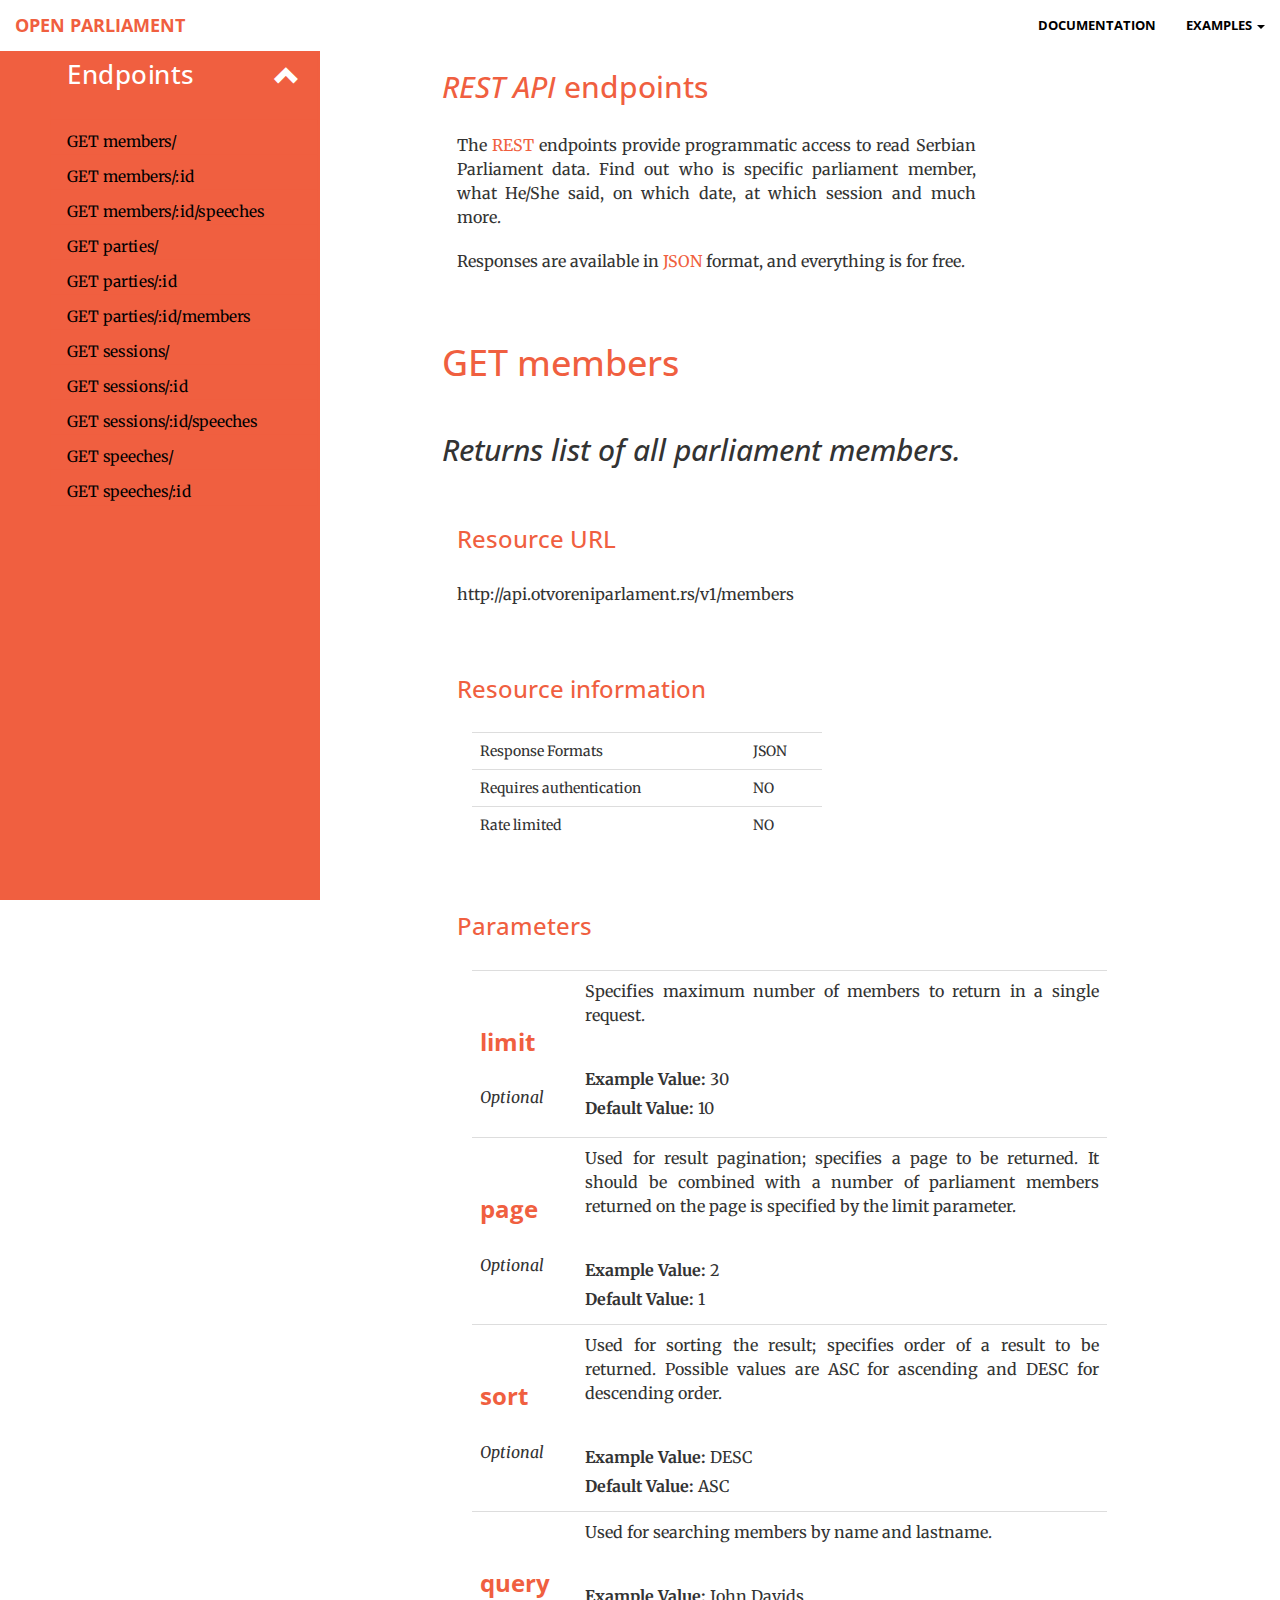
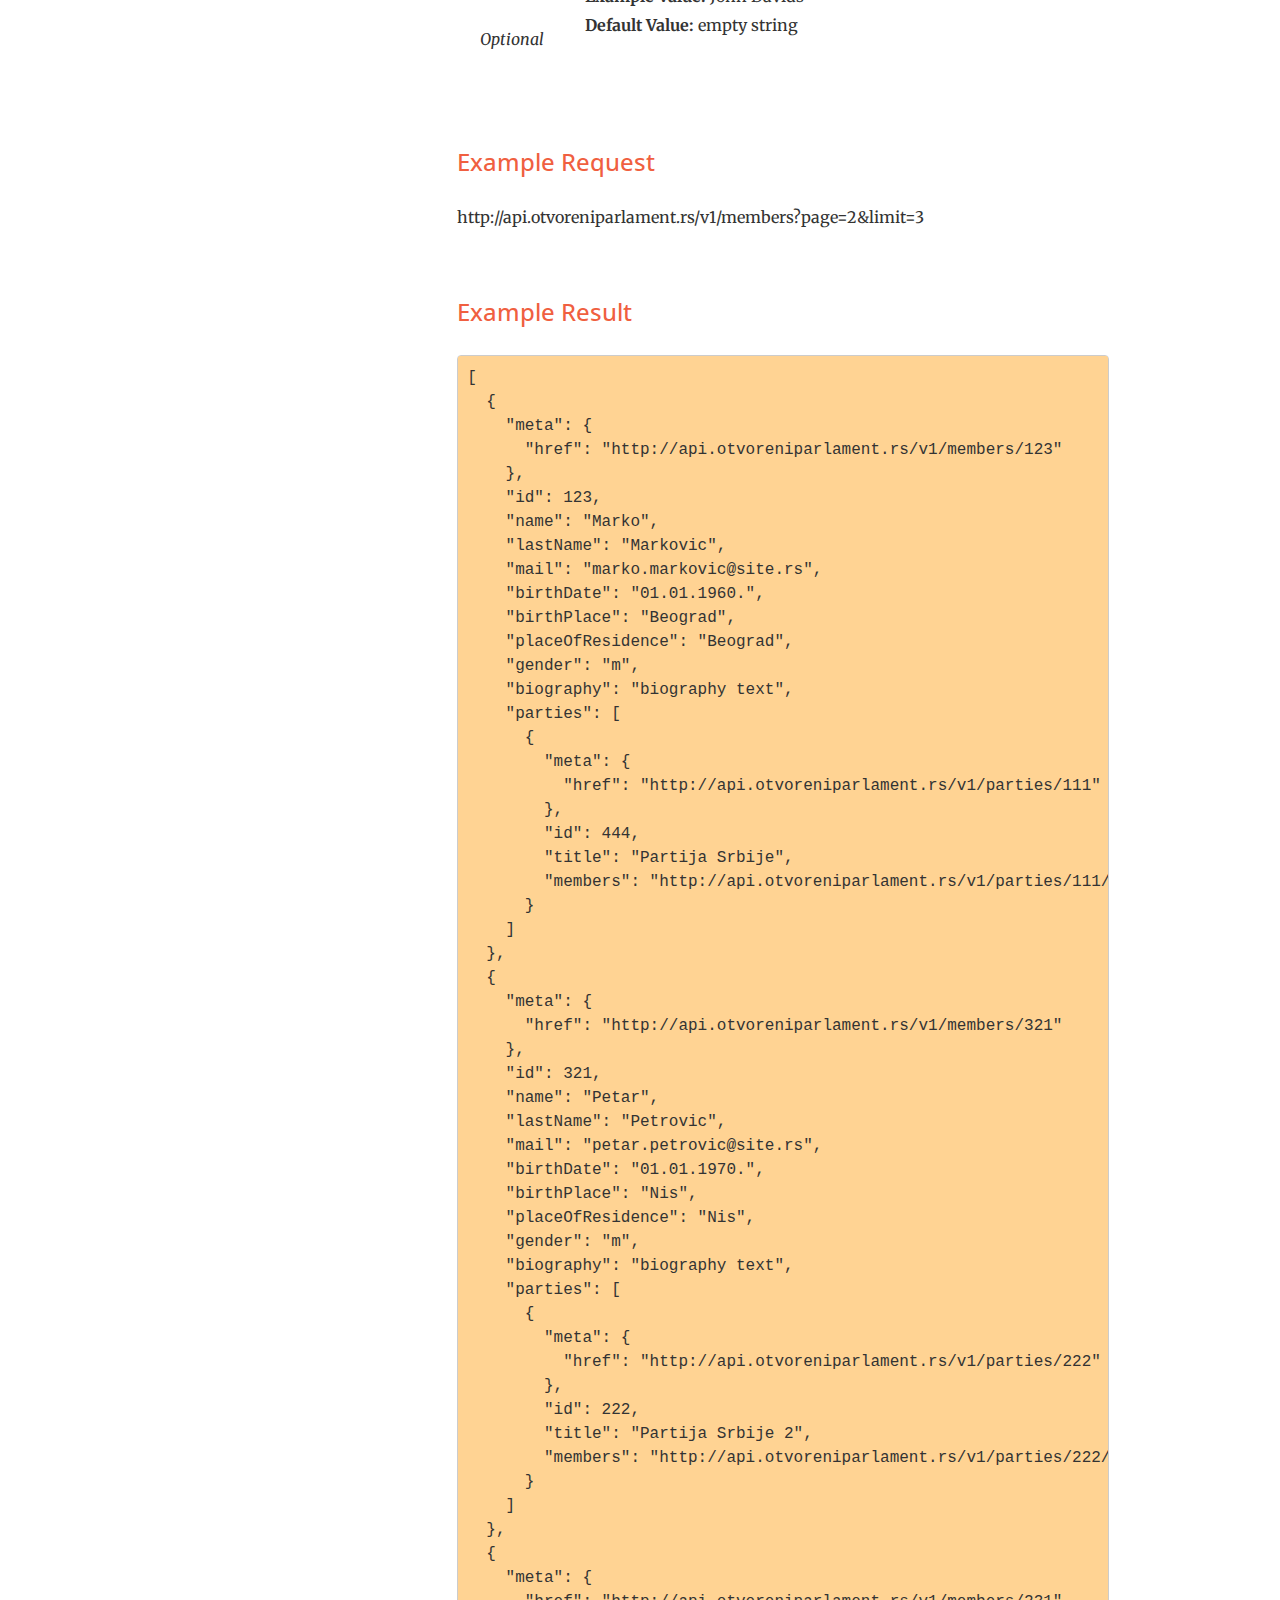
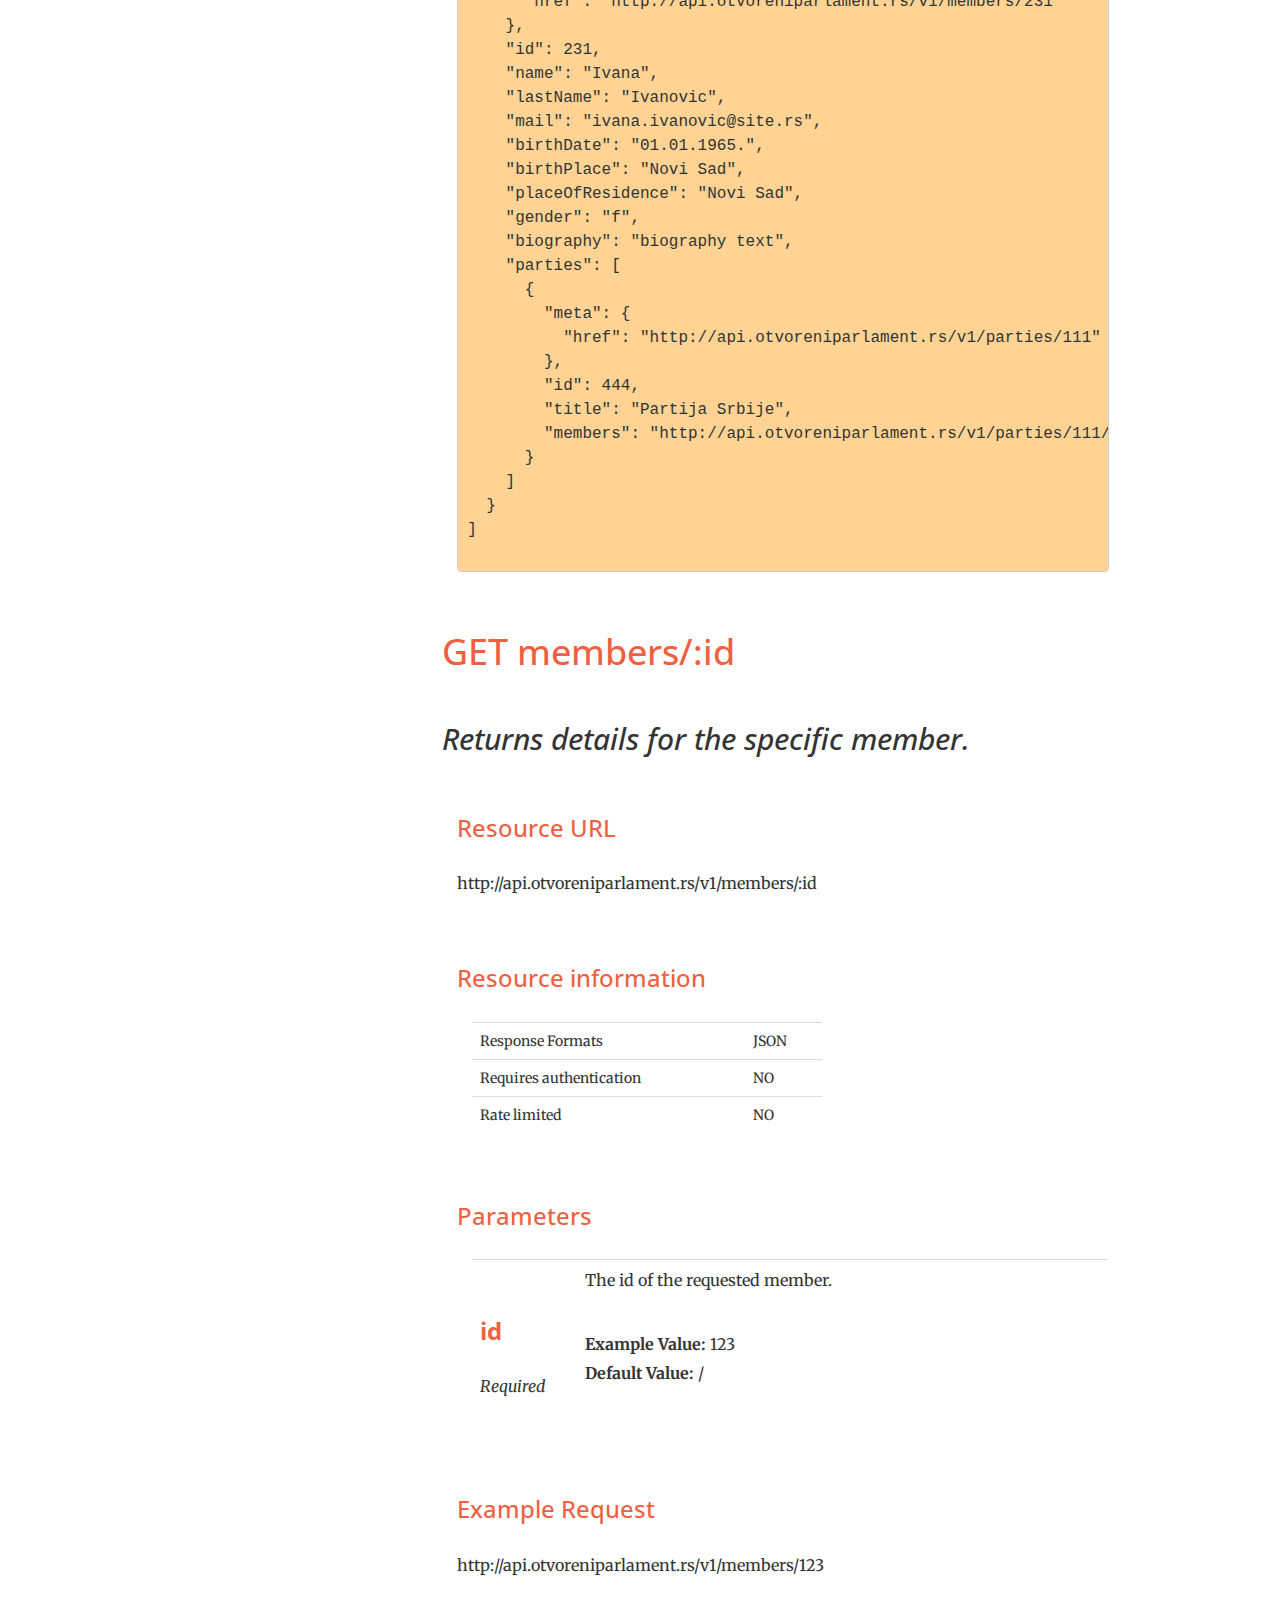
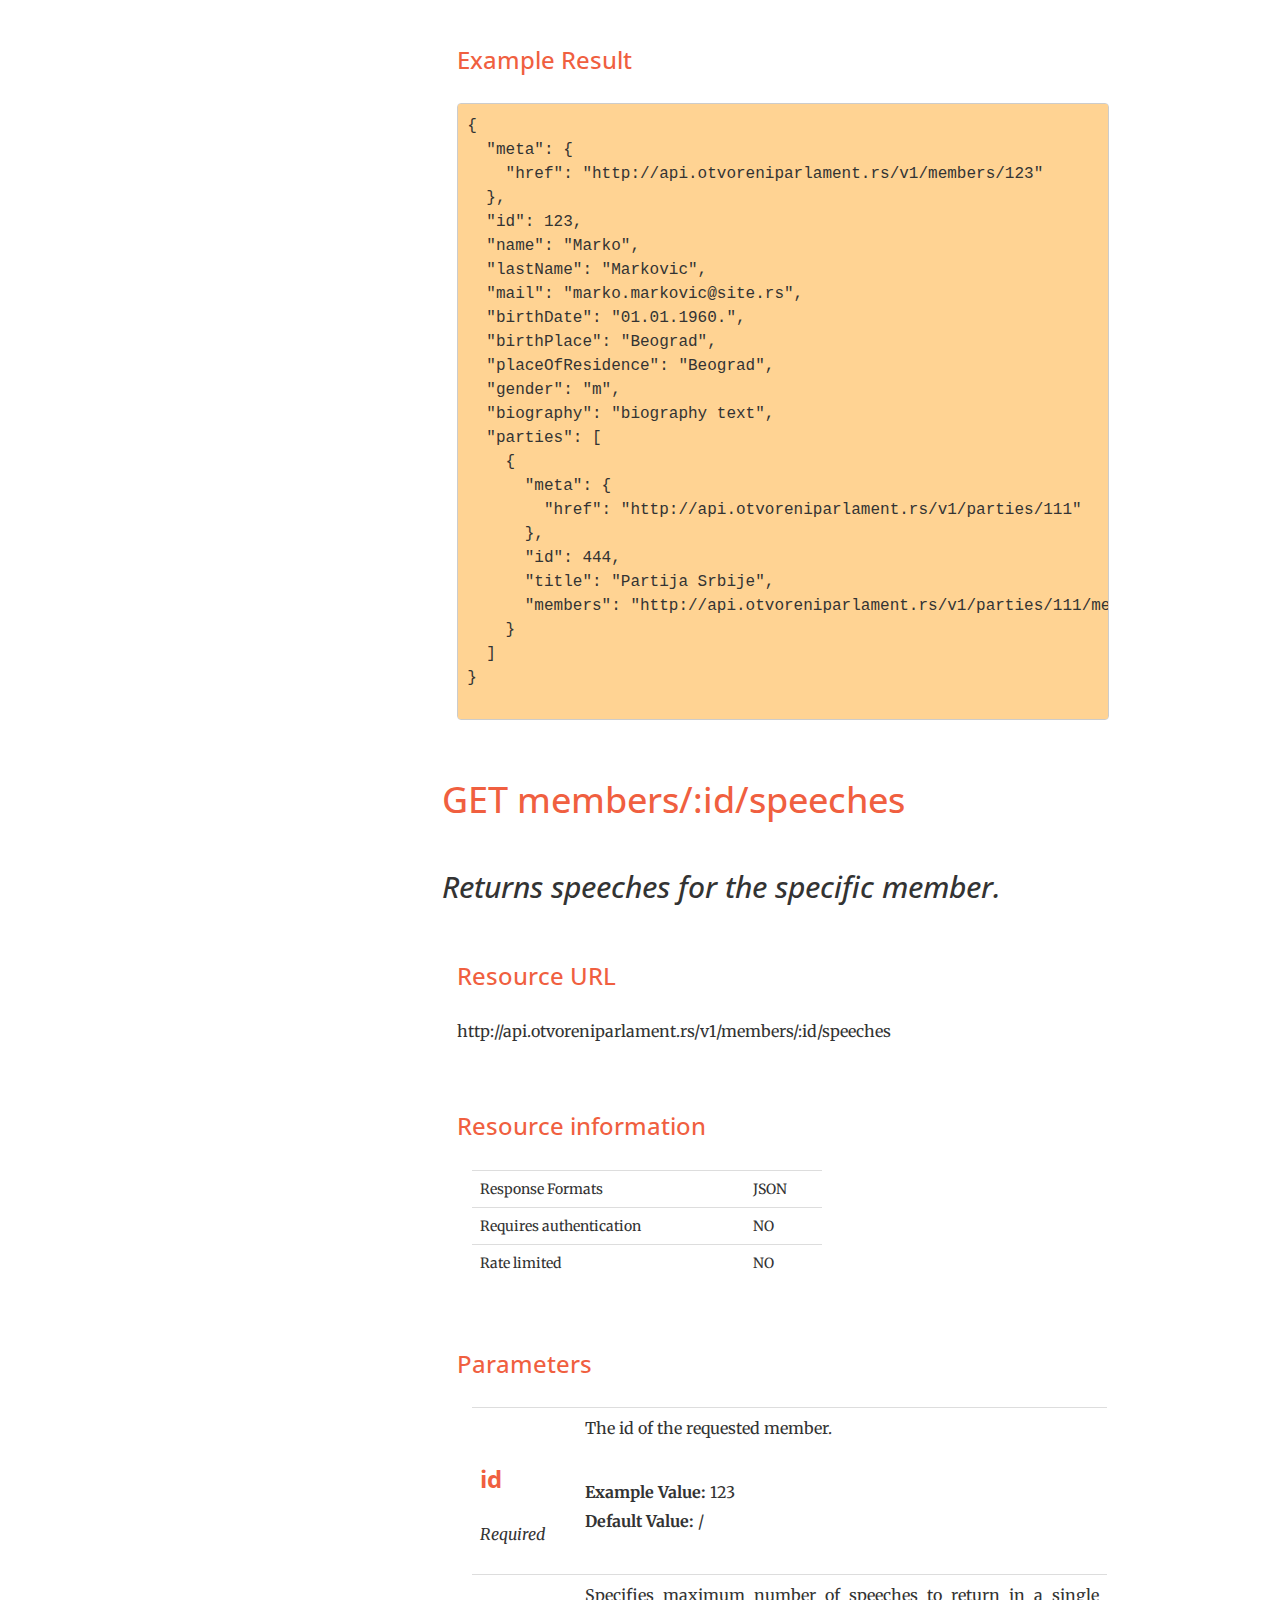
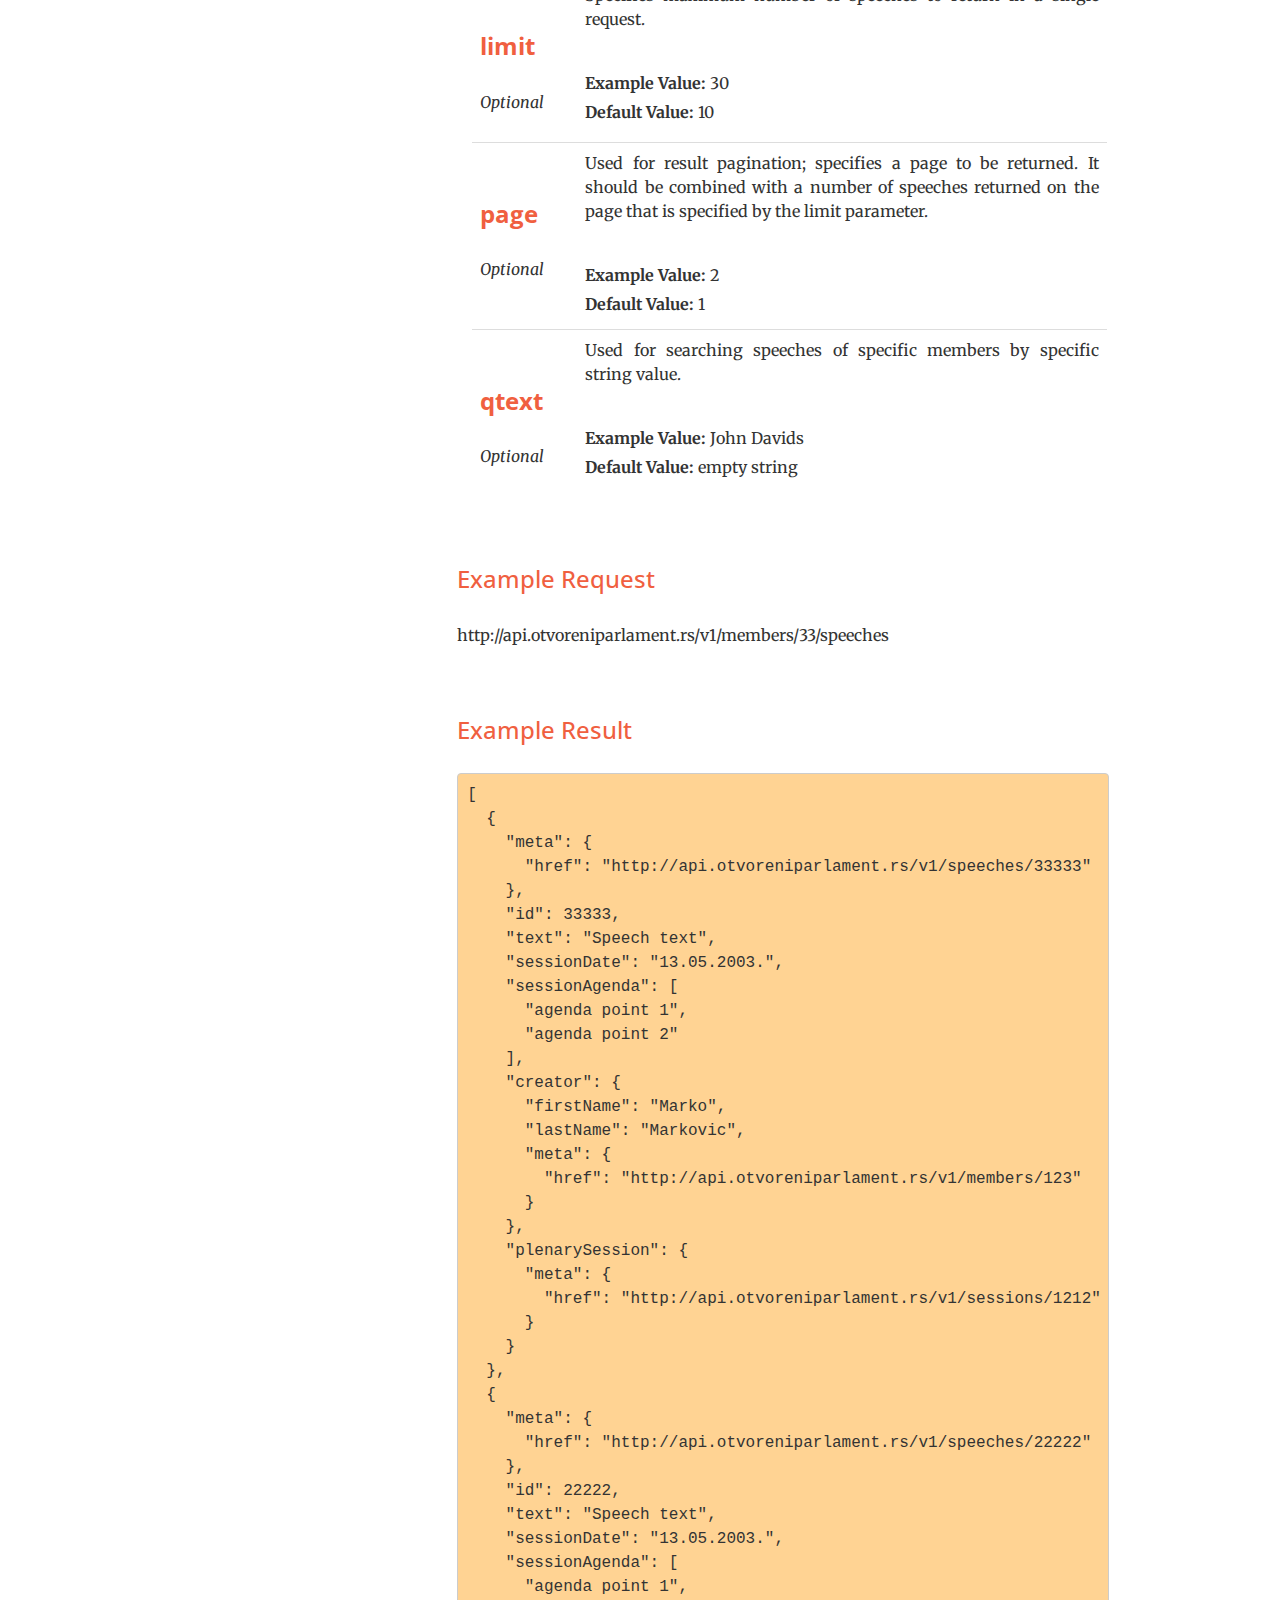
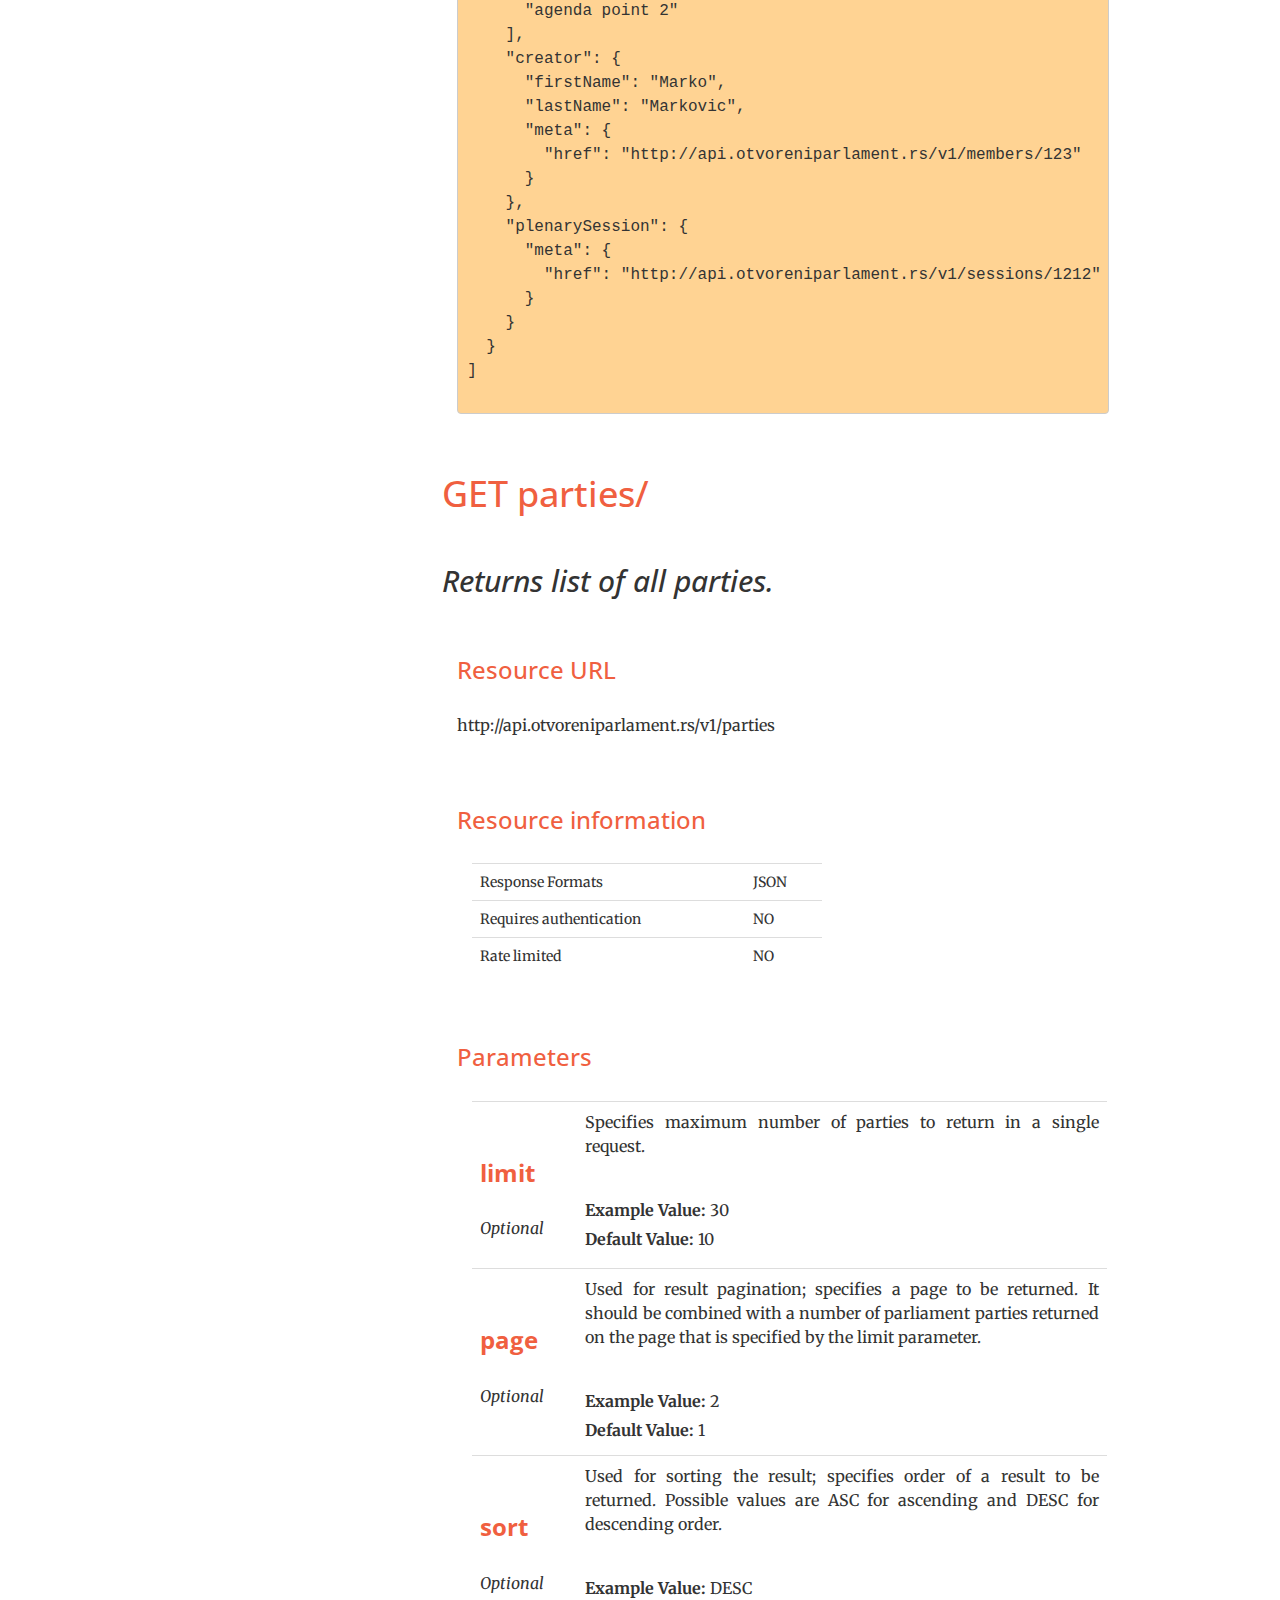
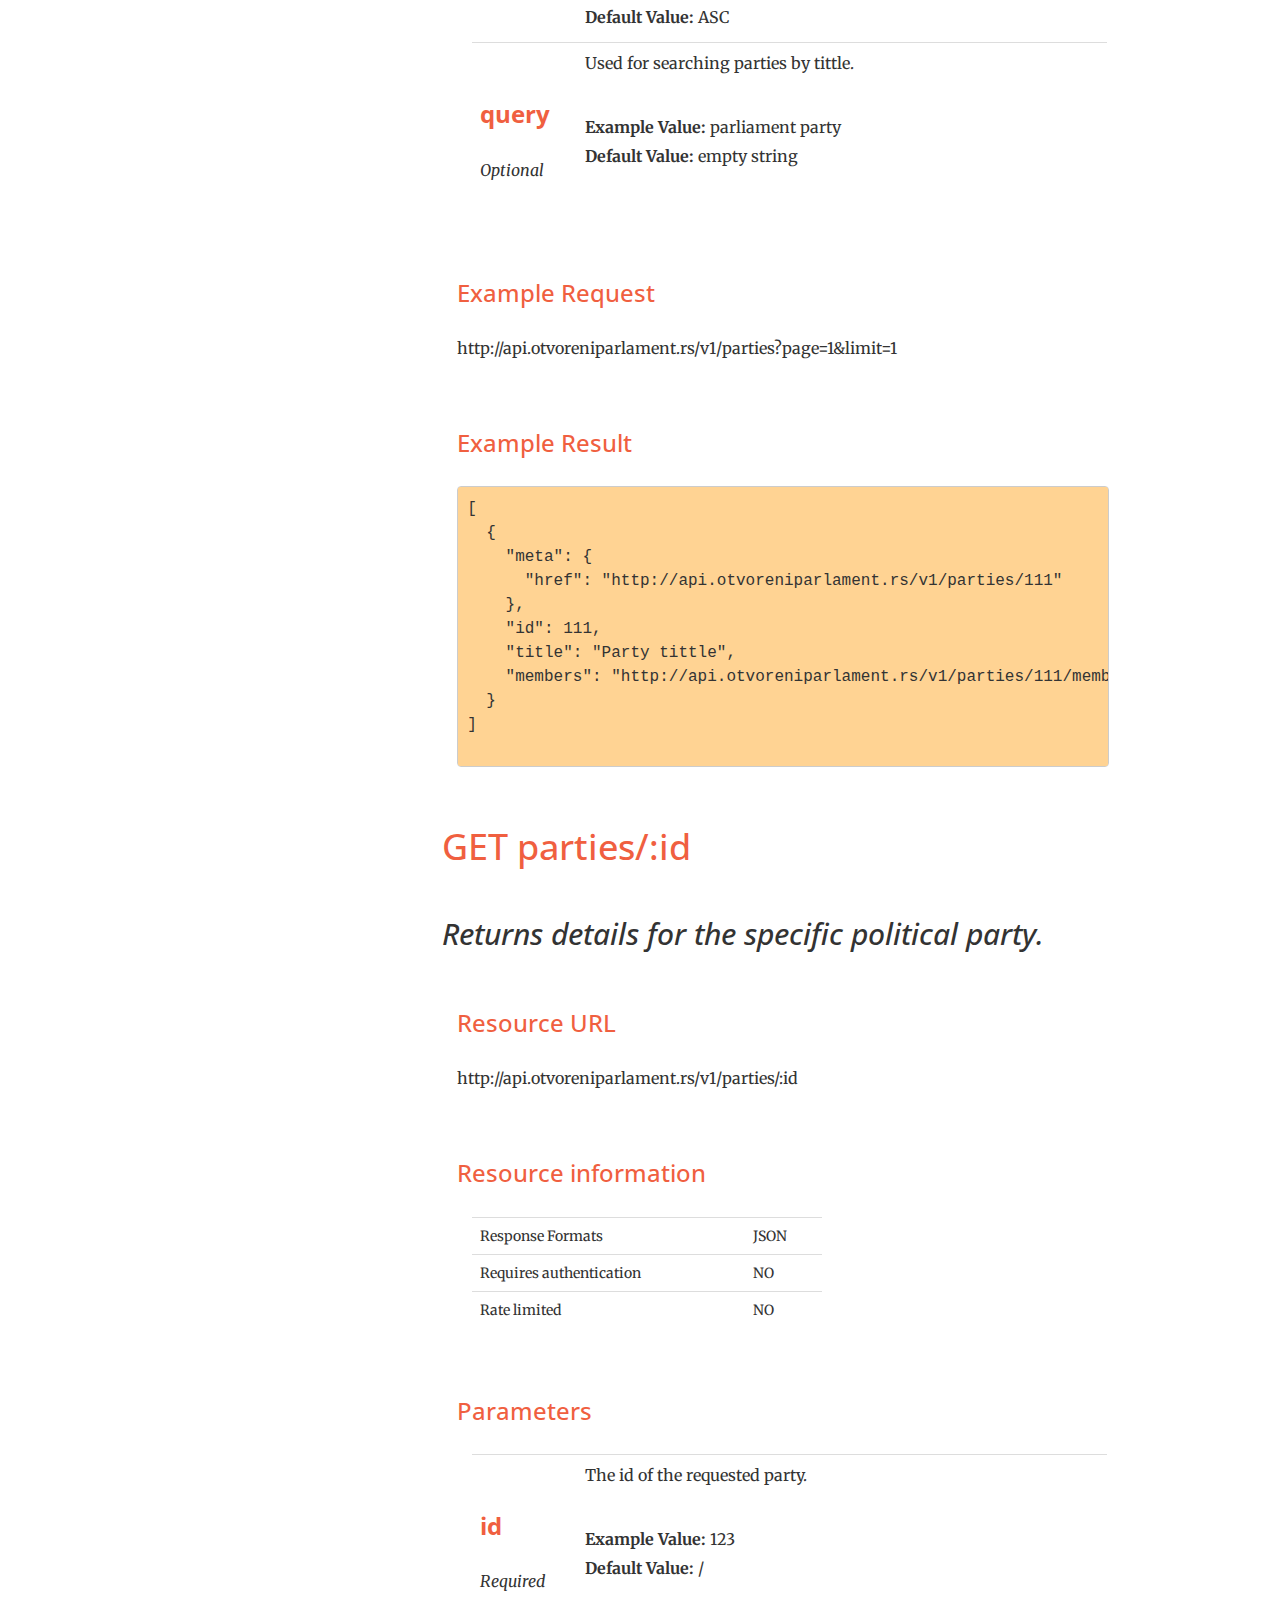
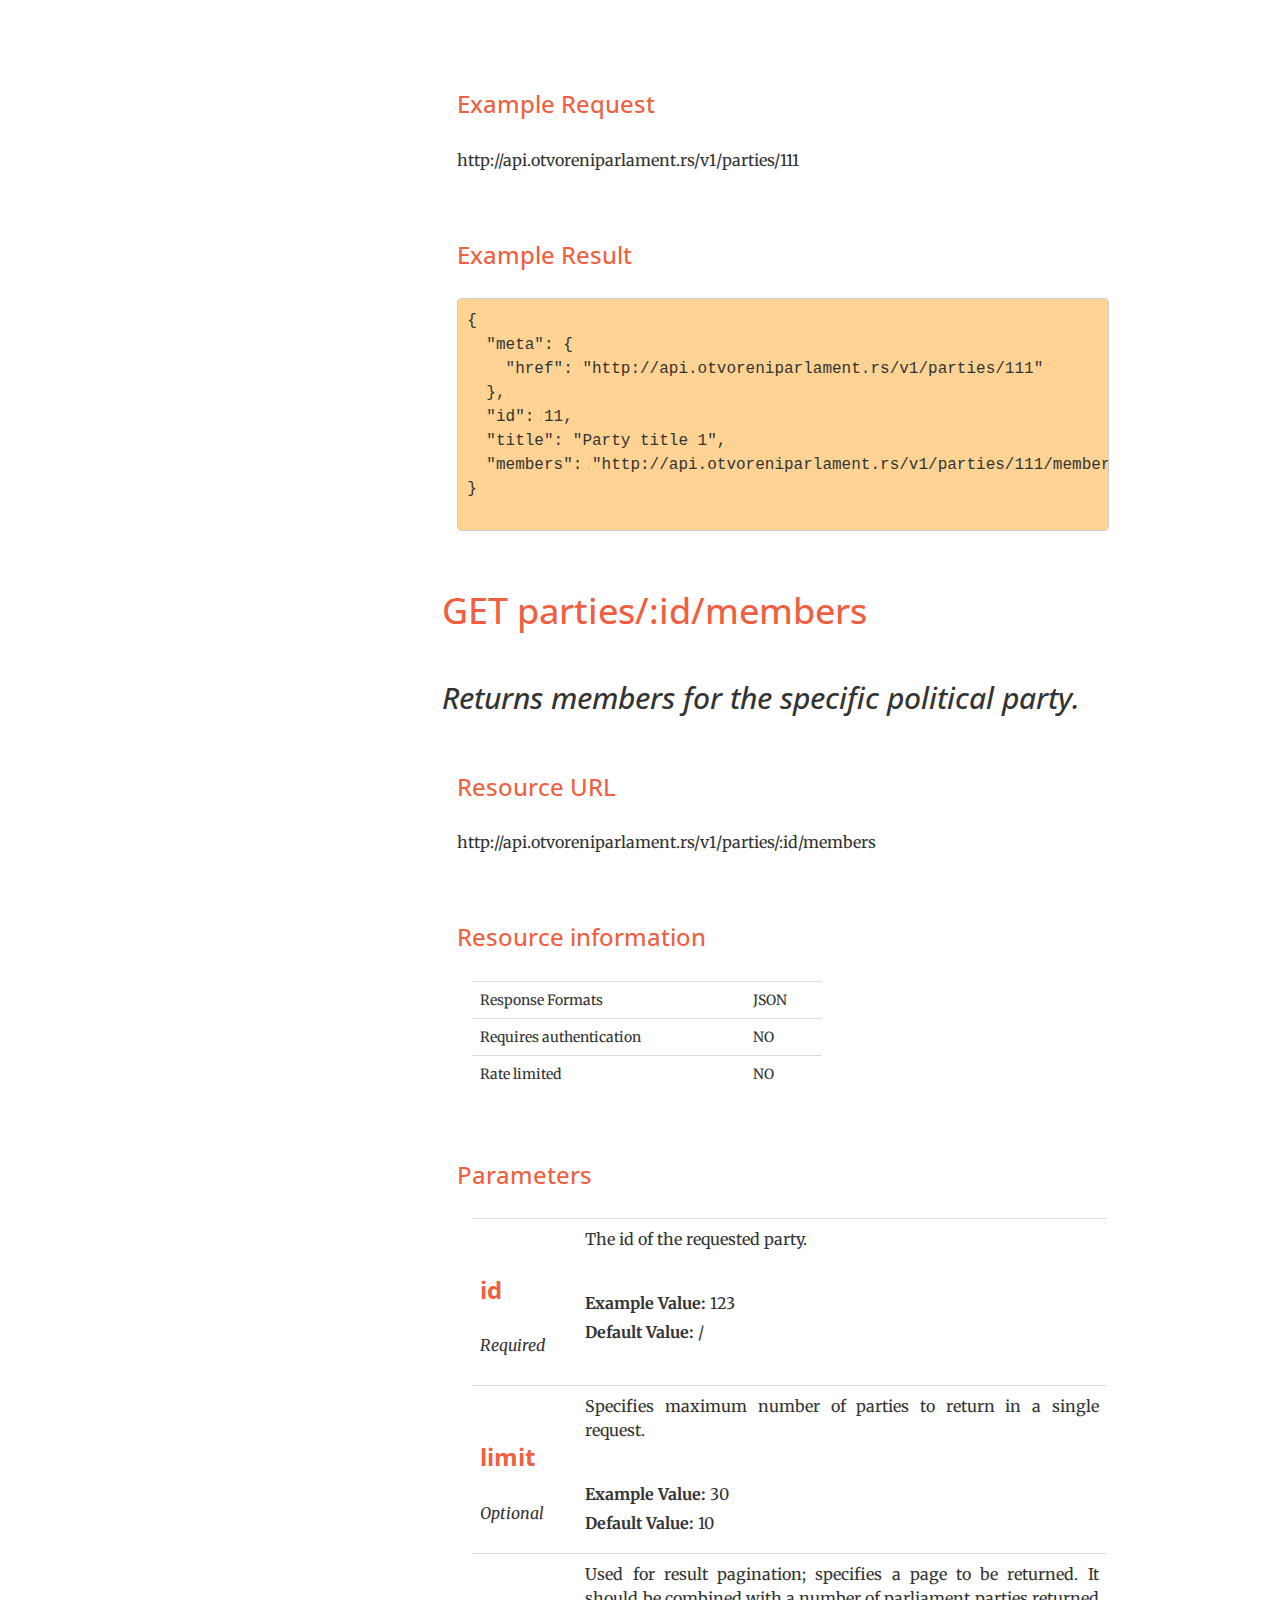
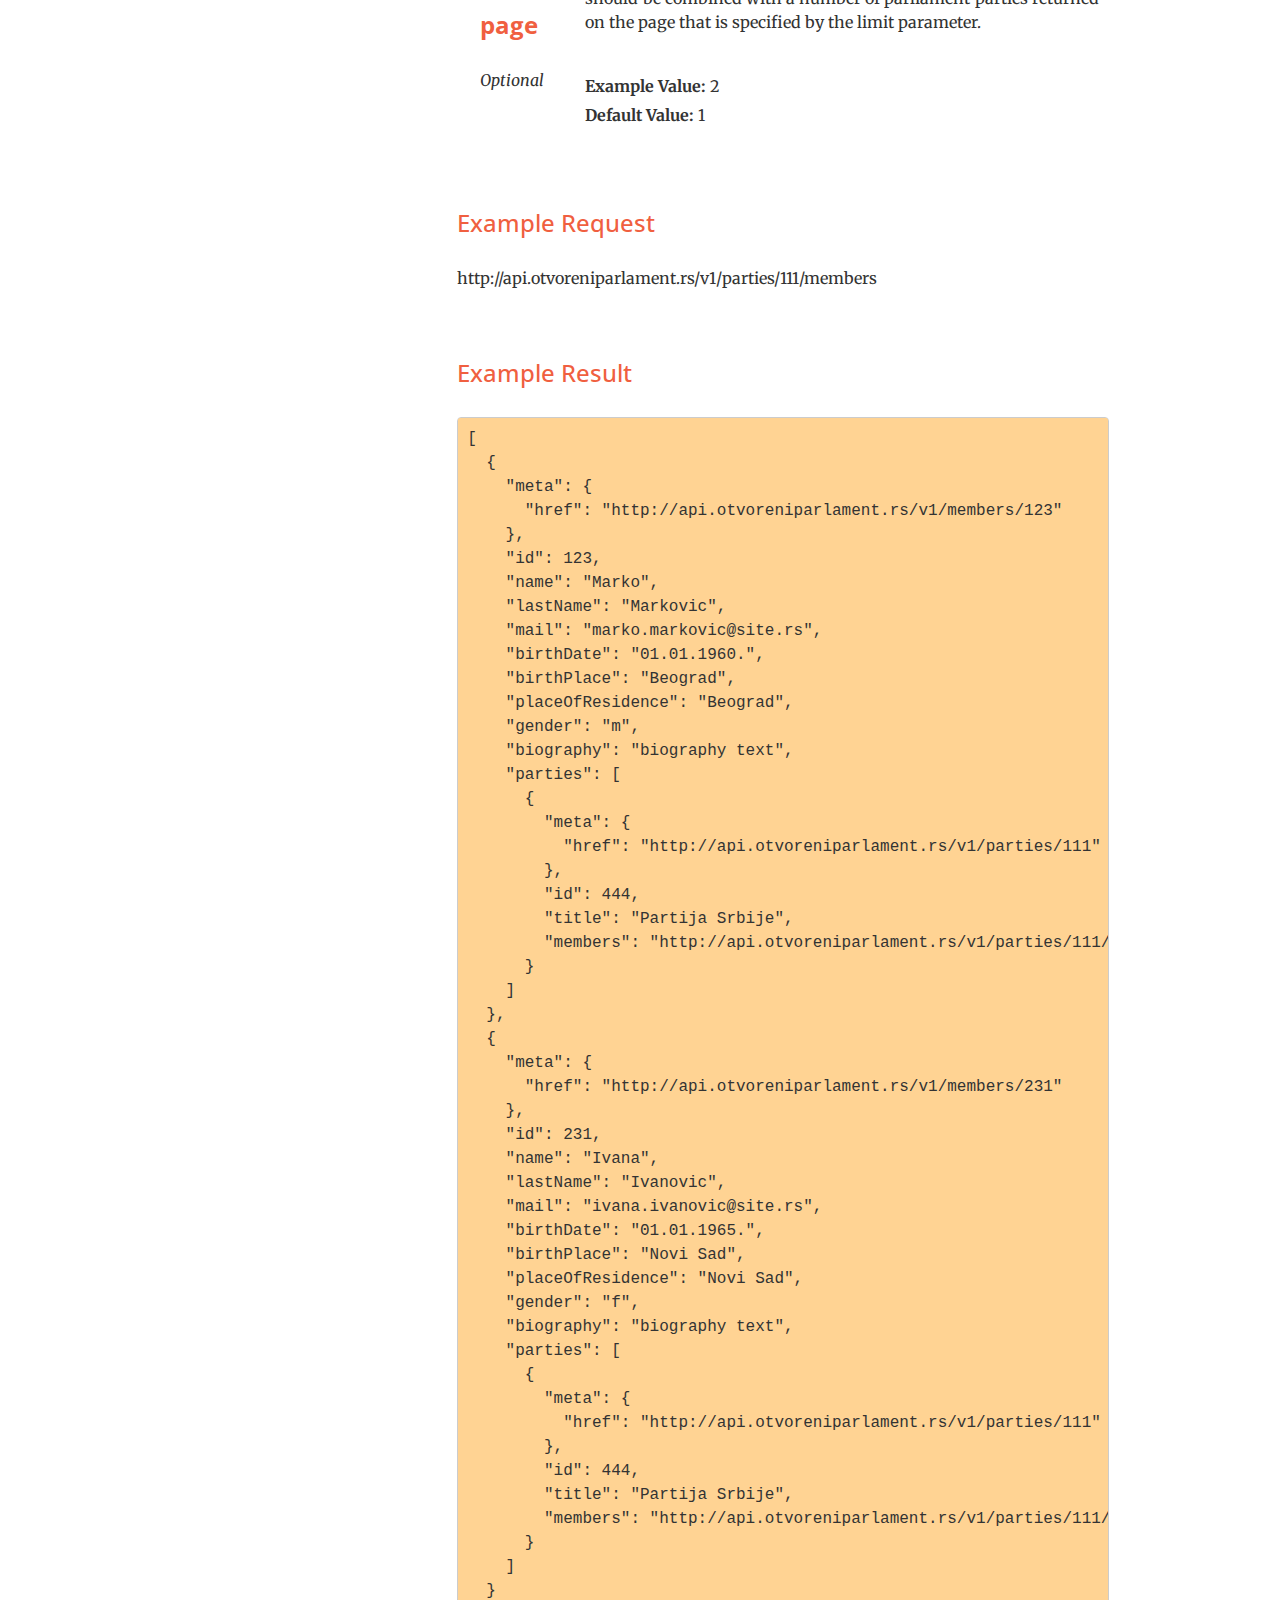
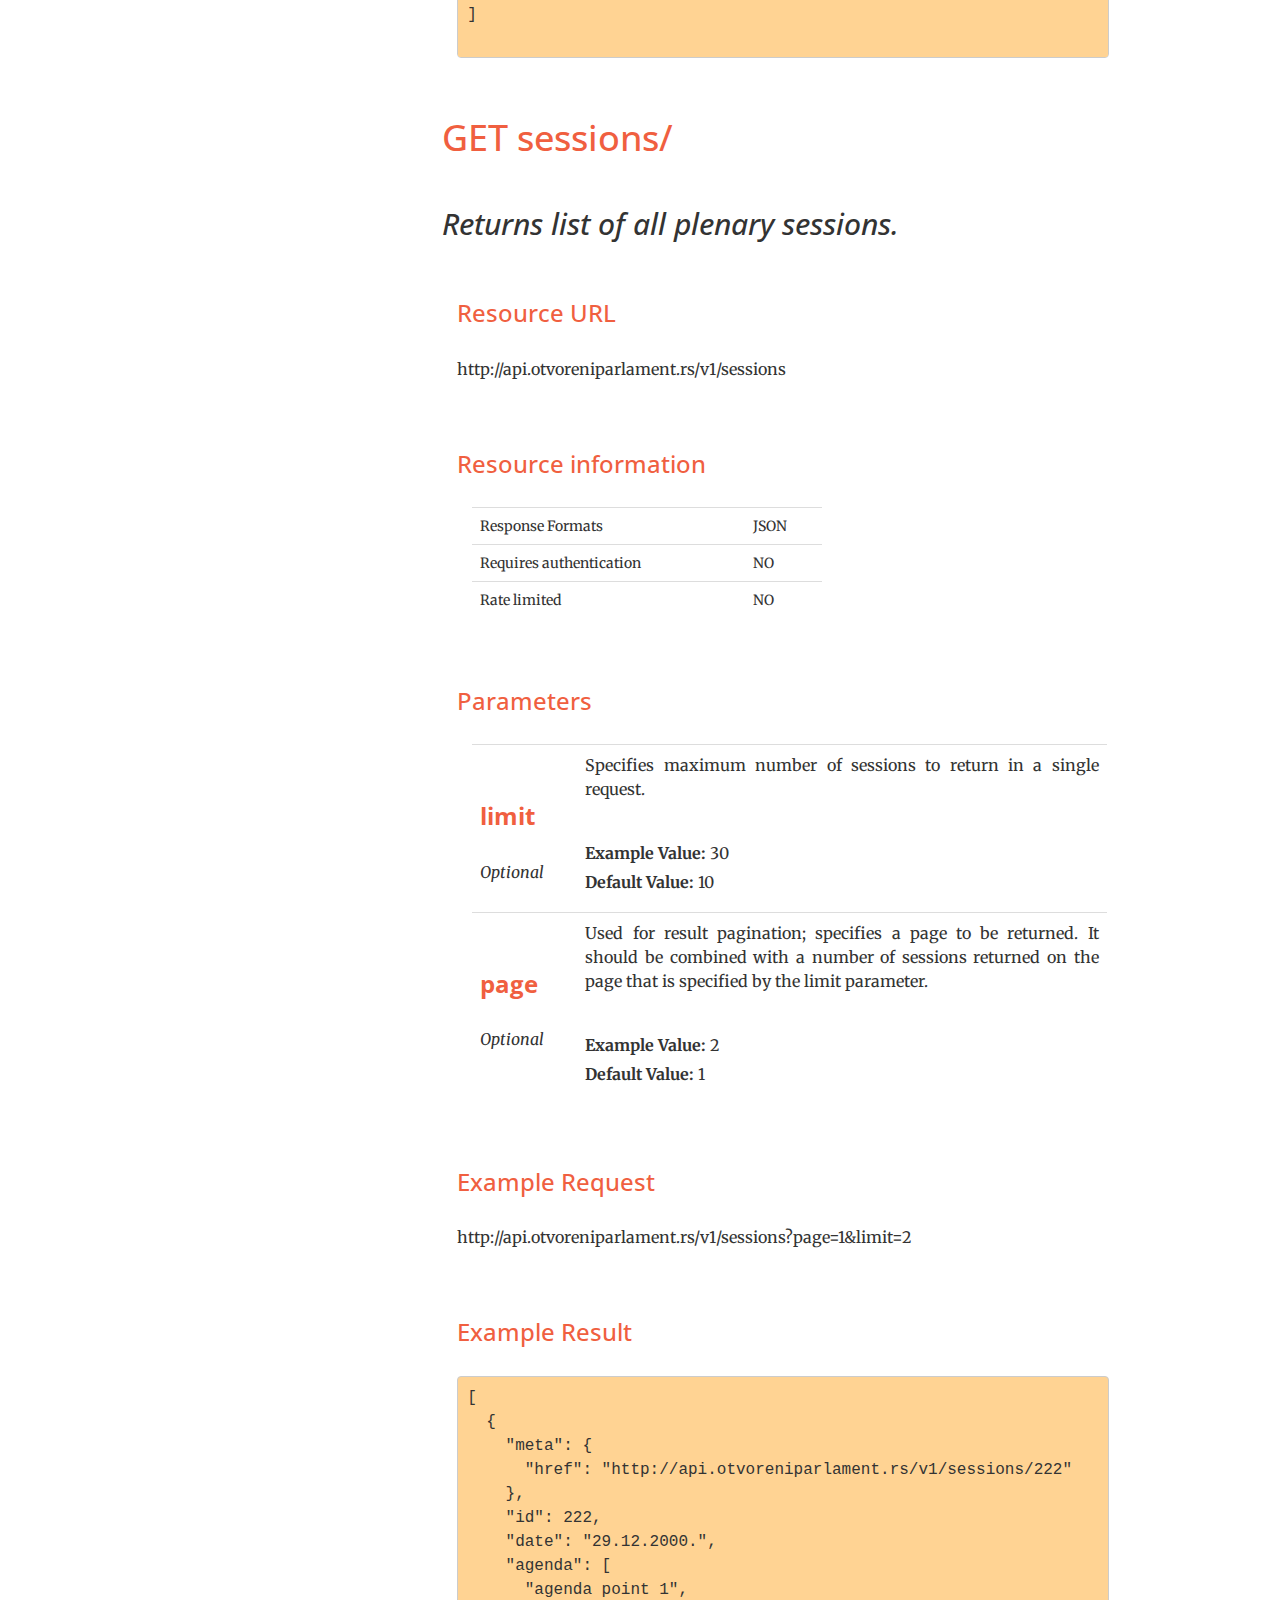
<file: src/main/webapp/documentation-page.html>
<!DOCTYPE html>
<html lang="en">
<head>

    <meta charset="utf-8">
    <meta http-equiv="X-UA-Compatible" content="IE=edge">
    <meta name="viewport" content="width=device-width, initial-scale=1">
    <meta name="description" content="">
    <meta name="author" content="">

    <title>Open Parliament</title>

    <!-- Bootstrap Core CSS -->
    <link rel="stylesheet" href="css/bootstrap.min.css" type="text/css">

    <!-- Custom Fonts -->
    <link href='http://fonts.googleapis.com/css?family=Open+Sans:300italic,400italic,600italic,700italic,800italic,400,300,600,700,800'
          rel='stylesheet' type='text/css'>
    <link href='http://fonts.googleapis.com/css?family=Merriweather:400,300,300italic,400italic,700,700italic,900,900italic'
          rel='stylesheet' type='text/css'>
    <link rel="stylesheet" href="font-awesome/css/font-awesome.min.css" type="text/css">

    <!-- Plugin CSS -->
    <link rel="stylesheet" href="css/animate.min.css" type="text/css">

    <!-- Custom CSS -->
    <link rel="stylesheet" href="css/creative.css" type="text/css">

    <!-- HTML5 Shim and Respond.js IE8 support of HTML5 elements and media queries -->
    <!-- WARNING: Respond.js doesn't work if you view the page via file:// -->
    <!--[if lt IE 9]>
    <script src="https://oss.maxcdn.com/libs/html5shiv/3.7.0/html5shiv.js"></script>
    <script src="https://oss.maxcdn.com/libs/respond.js/1.4.2/respond.min.js"></script>
    <![endif]-->

    <!-- Custom CSS -->
    <link href="css/doc-styles.css" rel="stylesheet">

    <!-- Core Angular-->
    <script type="text/javascript" src="js/angular/angular.min.js"></script>
    <script type="text/javascript" src="js/angular/angular-resource.min.js"></script>
    <script type="text/javascript" src="js/angular/angular-scroll.min.js"></script>

</head>

<body id="page-top" ng-app="app">

<nav id="mainNav" class="navbar navbar-default navbar-fixed-top">
    <div class="container-fluid">
        <!-- Brand and toggle get grouped for better mobile display -->
        <div class="navbar-header">
            <button type="button" class="navbar-toggle collapsed" data-toggle="collapse"
                    data-target="#bs-example-navbar-collapse-1">
                <span class="sr-only">Toggle navigation</span>
                <span class="icon-bar"></span>
                <span class="icon-bar"></span>
                <span class="icon-bar"></span>
            </button>
            <a class="navbar-brand page-scroll" href="./">Open parliament</a>
        </div>

        <!-- Collect the nav links, forms, and other content for toggling -->
        <div class="collapse navbar-collapse" id="bs-example-navbar-collapse-1">
            <ul class="nav navbar-nav navbar-right">
                <li>
                    <a class="page-scroll" href="./documentation-page.html">Documentation</a>
                </li>
                <li class="dropdown">
                    <a href="#" class="dropdown-toggle" data-toggle="dropdown" role="button" aria-haspopup="true"
                       aria-expanded="false">Examples <span class="caret"></span></a>
                    <ul class="dropdown-menu">
                        <li><a href="example-page.html#members-example">Members</a></li>
                        <li role="separator" class="divider"></li>
                        <li><a href="example-page.html#party-example">Parties</a></li>
                        <li role="separator" class="divider"></li>
                        <li><a href="example-page.html#session-example">Sessions</a></li>
                    </ul>
                </li>
            </ul>
        </div>
        <!-- /.navbar-collapse -->
    </div>
    <!-- /.container-fluid -->
</nav>
<div ng-controller="DocsCtrl">
    <div class="col-md-3 col-xs-4" id="sidebar">
        <!-- sidebar -->
        <ul class="nav nav-stacked col-sm-offset-2">
            <li><a href="#page-top" du-smooth-scroll du-scrollspy><h3>Endpoints <i
                    class="glyphicon glyphicon glyphicon-chevron-up pull-right"></i></h3></a></li>
            <li><a href="#members" du-smooth-scroll du-scrollspy offset="30">GET members/</a></li>
            <li><a href="#memberId" du-smooth-scroll du-scrollspy offset="30">GET members/:id</a></li>
            <li><a href="#memberIdSpeeches" du-smooth-scroll du-scrollspy offset="30">GET members/:id/speeches</a></li>
            <li><a href="#parties" du-smooth-scroll du-scrollspy offset="30">GET parties/</a></li>
            <li><a href="#partyId" du-smooth-scroll du-scrollspy offset="30">GET parties/:id</a></li>
            <li><a href="#partyIdMembers" du-smooth-scroll du-scrollspy offset="30">GET parties/:id/members</a></li>
            <li><a href="#sessions" du-smooth-scroll du-scrollspy offset="30">GET sessions/</a></li>
            <li><a href="#sessionId" du-smooth-scroll du-scrollspy offset="30">GET sessions/:id</a></li>
            <li><a href="#sessionIdSpeeches" du-smooth-scroll du-scrollspy offset="30">GET sessions/:id/speeches</a>
            </li>
            <li><a href="#speeches" du-smooth-scroll du-scrollspy offset="30">GET speeches/</a></li>
            <li><a href="#speechId" du-smooth-scroll du-scrollspy offset="30">GET speeches/:id</a></li>
        </ul>
    </div>
    <!-- /sidebar -->

    <div class="col-md-8 col-md-offset-4 col-xs-offset-4 documentation">
            <h2 class="heading"> <i>REST API</i> endpoints</h2>
            <br>
            <div class="col-md-8">
                <p class="text-justify">The <a href="https://en.wikipedia.org/wiki/Representational_state_transfer">REST</a> endpoints provide programmatic access to read Serbian Parliament data.
                    Find out who is specific parliament member, what He/She said, on which date, at which session and
                    much more.</p>

                <p> Responses are available in <a href="http://www.json.org/">JSON</a> format, and everything is for free.</p>
            </div>
    </div>
     <hr class="primary">
    <!-- documentation -->
    <div ng-include="'views/panelDocs.html'"></div>
    <!-- /documentation -->
</div>


<!-- jQuery -->
<script src="js/jquery.js"></script>

<!-- Bootstrap Core JavaScript -->
<script src="js/bootstrap.min.js"></script>

<!-- Plugin JavaScript -->
<script src="js/jquery.easing.min.js"></script>
<script src="js/jquery.fittext.js"></script>
<script src="js/wow.min.js"></script>

<!-- Custom Theme JavaScript -->
<script src="js/creative.js"></script>

<!-- Angular app module -->
<script type="text/javascript" src="js/docApp.js"></script>


</body>
</html>
</file>
<file: src/main/webapp/css/doc-styles.css>
#sidebar {
    height: 100%;
    position: fixed;
    overflow: hidden;
}

#sidebar, #sidebar a {
    color: black;
    background-color: #F05F40;
}

#member {
    padding-top: 0px;
    overflow-x: hidden;
}

#sidebar > .nav-stacked > li > a:hover,
#sidebar > .nav-stacked > li > .active,
#sidebar > .nav-stacked > li > .focus {
    color: white;
}

#sidebar > .nav-stacked > li > a {
    padding-bottom: 3px;
    transition: all .1s linear;
}

#sidebar > .nav-stacked > li > a {
    transform: scale(1.1);
}

.endpoint-doc {
    padding-top: 30px;
}

h3 {
    padding-top: 30px;
    padding-bottom: 20px;
}

.values {
    margin-bottom: 5px;
}

pre {
    background-color: #FFD393;
}

.documentation {
    padding-top: 50px;
}

body {
    margin-top: -20px;
}
</file>
<file: src/main/webapp/css/creative.css>
/*!
 * Start Bootstrap - Creative Bootstrap Theme (http://startbootstrap.com)
 * Code licensed under the Apache License v2.0.
 * For details, see http://www.apache.org/licenses/LICENSE-2.0.
 */

html,
body {
    width: 100%;
    height: 100%;
}

body {
    font-family: Merriweather, 'Helvetica Neue', Arial, sans-serif;
}

hr {
    max-width: 50px;
    border-color: #f05f40;
    border-width: 3px;
}

hr.light {
    border-color: #fff;
}

a {
    color: #f05f40;
    -webkit-transition: all .35s;
    -moz-transition: all .35s;
    transition: all .35s;
}

a:hover,
a:focus {
    color: #eb3812;
}

h1,
h2,
h3,
h4,
h5,
h6 {
    font-family: 'Open Sans', 'Helvetica Neue', Arial, sans-serif;
}

.heading {
    color: #f05f40;
}

p {
    margin-bottom: 20px;
    font-size: 16px;
    line-height: 1.5;
}

.bg-primary {
    background-color: #f05f40;
}

.bg-dark {
    color: #fff;
    background-color: #222;
}

.text-faded {
    color: rgba(255, 255, 255, .7);
}

section {
    padding: 100px 0;
}

aside {
    padding: 50px 0;
}

.no-padding {
    padding: 0;
}

.navbar-default {
    border-color: rgba(34, 34, 34, .05);
    font-family: 'Open Sans', 'Helvetica Neue', Arial, sans-serif;
    background-color: #fff;
    -webkit-transition: all .35s;
    -moz-transition: all .35s;
    transition: all .35s;
}

.navbar-default .navbar-header .navbar-brand {
    text-transform: uppercase;
    font-family: 'Open Sans', 'Helvetica Neue', Arial, sans-serif;
    font-weight: 700;
    color: #f05f40;
}

.navbar-default .navbar-header .navbar-brand:hover,
.navbar-default .navbar-header .navbar-brand:focus {
    color: #eb3812;
}

.navbar-default .nav > li > a,
.navbar-default .nav > li > a:focus {
    text-transform: uppercase;
    font-size: 13px;
    font-weight: 700;
    color: #222;
}

.navbar-default .nav > li > a:hover,
.navbar-default .nav > li > a:focus:hover {
    color: #f05f40;
}

.navbar-default .nav > li.active > a,
.navbar-default .nav > li.active > a:focus {
    color: #f05f40 !important;
    background-color: transparent;
}

.navbar-default .nav > li.active > a:hover,
.navbar-default .nav > li.active > a:focus:hover {
    background-color: transparent;
}

@media (min-width: 768px) {
    .navbar-default {
        border-color: rgba(255, 255, 255, .3);
        background-color: white;
    }

    .navbar-default .navbar-header .navbar-brand {
        color: #f05f40;
    }

    .navbar-default .navbar-header .navbar-brand:hover,
    .navbar-default .navbar-header .navbar-brand:focus {
        color: #f05f40;
    }

    .navbar-default .nav > li > a,
    .navbar-default .nav > li > a:focus {
        color: black;
    }

    .navbar-default .nav > li > a:hover,
    .navbar-default .nav > li > a:focus:hover {
        color: #f05f40;
    }

    .navbar-default.affix {
        border-color: rgba(34, 34, 34, .05);
        background-color: #fff;
    }

    .navbar-default.affix .navbar-header .navbar-brand:hover,
    .navbar-default.affix .navbar-header .navbar-brand:focus {
        color: #eb3812;
    }

    .navbar-default.affix .nav > li > a,
    .navbar-default.affix .nav > li > a:focus {
        color: #222;
    }

    .navbar-default.affix .nav > li > a:hover,
    .navbar-default.affix .nav > li > a:focus:hover {
        color: #f05f40;
    }
}

header {
    position: relative;
    width: 100%;
    min-height: auto;
    text-align: center;
    color: #fff;
    background-image: url(../img/ParlamentBelgrad1.jpg);
    background-position: center;
    -webkit-background-size: cover;
    -moz-background-size: cover;
    background-size: cover;
    -o-background-size: cover;
}

header .header-content {
    position: relative;
    width: 100%;
    padding: 100px 15px;
    text-align: center;
}

header .header-content .header-content-inner h1 {
    margin-top: 0;
    margin-bottom: 0;
    text-transform: uppercase;
    font-weight: 700;
}

header .header-content .header-content-inner hr {
    margin: 30px auto;
}

header .header-content .header-content-inner p {
    margin-bottom: 50px;
    font-size: 18px;
    font-weight: 300;
    color: white;
}

@media (min-width: 768px) {
    header {
        min-height: 100%;
    }

    header .header-content {
        position: absolute;
        top: 50%;
        padding: 0 50px;
        -webkit-transform: translateY(-50%);
        -ms-transform: translateY(-50%);
        transform: translateY(-50%);
    }

    header .header-content .header-content-inner {
        margin-right: auto;
        margin-left: auto;
        max-width: 1000px;
    }

    header .header-content .header-content-inner p {
        margin-right: auto;
        margin-left: auto;
        max-width: 80%;
        font-size: 18px;
    }
}

.section-heading {
    margin-top: 0;
}

.service-box {
    margin: 50px auto 0;
    max-width: 400px;
}

@media (min-width: 992px) {
    .service-box {
        margin: 20px auto 0;
    }
}

.service-box p {
    margin-bottom: 0;
}

.portfolio-box {
    display: block;
    position: relative;
    margin: 0 auto;
    max-width: 650px;
}

.portfolio-box .portfolio-box-caption {
    display: block;
    position: absolute;
    bottom: 0;
    width: 100%;
    height: 100%;
    text-align: center;
    color: #fff;
    opacity: 0;
    background: rgba(240, 95, 64, .9);
    -webkit-transition: all .35s;
    -moz-transition: all .35s;
    transition: all .35s;
}

.portfolio-box .portfolio-box-caption .portfolio-box-caption-content {
    position: absolute;
    top: 50%;
    width: 100%;
    text-align: center;
    transform: translateY(-50%);
}

.portfolio-box .portfolio-box-caption .portfolio-box-caption-content .project-category,
.portfolio-box .portfolio-box-caption .portfolio-box-caption-content .project-name {
    padding: 0 15px;
    font-family: 'Open Sans', 'Helvetica Neue', Arial, sans-serif;
}

.portfolio-box .portfolio-box-caption .portfolio-box-caption-content .project-category {
    text-transform: uppercase;
    font-size: 14px;
    font-weight: 600;
}

.portfolio-box .portfolio-box-caption .portfolio-box-caption-content .project-name {
    font-size: 18px;
}

.portfolio-box:hover .portfolio-box-caption {
    opacity: 1;
}

@media (min-width: 768px) {
    .portfolio-box .portfolio-box-caption .portfolio-box-caption-content .project-category {
        font-size: 16px;
    }

    .portfolio-box .portfolio-box-caption .portfolio-box-caption-content .project-name {
        font-size: 22px;
    }
}

.call-to-action h2 {
    margin: 0 auto 20px;
}

.text-primary {
    color: #f05f40;
}

.no-gutter > [class*=col-] {
    padding-right: 0;
    padding-left: 0;
}

.btn-default {
    border-color: #fff;
    color: #222;
    background-color: #fff;
    -webkit-transition: all .35s;
    -moz-transition: all .35s;
    transition: all .35s;
}

.btn-default:hover,
.btn-default:focus,
.btn-default.focus,
.btn-default:active,
.btn-default.active,
.open > .dropdown-toggle.btn-default {
    border-color: #ededed;
    color: #222;
    background-color: #f2f2f2;
}

.btn-default:active,
.btn-default.active,
.open > .dropdown-toggle.btn-default {
    background-image: none;
}

.btn-default.disabled,
.btn-default[disabled],
fieldset[disabled] .btn-default,
.btn-default.disabled:hover,
.btn-default[disabled]:hover,
fieldset[disabled] .btn-default:hover,
.btn-default.disabled:focus,
.btn-default[disabled]:focus,
fieldset[disabled] .btn-default:focus,
.btn-default.disabled.focus,
.btn-default[disabled].focus,
fieldset[disabled] .btn-default.focus,
.btn-default.disabled:active,
.btn-default[disabled]:active,
fieldset[disabled] .btn-default:active,
.btn-default.disabled.active,
.btn-default[disabled].active,
fieldset[disabled] .btn-default.active {
    border-color: #fff;
    background-color: #fff;
}

.btn-default .badge {
    color: #fff;
    background-color: #222;
}

.btn-primary {
    border-color: #f05f40;
    color: #fff;
    background-color: #f05f40;
    -webkit-transition: all .35s;
    -moz-transition: all .35s;
    transition: all .35s;
}

.btn-primary:hover,
.btn-primary:focus,
.btn-primary.focus,
.btn-primary:active,
.btn-primary.active,
.open > .dropdown-toggle.btn-primary {
    border-color: #ed431f;
    color: #fff;
    background-color: #ee4b28;
}

.btn-primary:active,
.btn-primary.active,
.open > .dropdown-toggle.btn-primary {
    background-image: none;
}

.btn-primary.disabled,
.btn-primary[disabled],
fieldset[disabled] .btn-primary,
.btn-primary.disabled:hover,
.btn-primary[disabled]:hover,
fieldset[disabled] .btn-primary:hover,
.btn-primary.disabled:focus,
.btn-primary[disabled]:focus,
fieldset[disabled] .btn-primary:focus,
.btn-primary.disabled.focus,
.btn-primary[disabled].focus,
fieldset[disabled] .btn-primary.focus,
.btn-primary.disabled:active,
.btn-primary[disabled]:active,
fieldset[disabled] .btn-primary:active,
.btn-primary.disabled.active,
.btn-primary[disabled].active,
fieldset[disabled] .btn-primary.active {
    border-color: #f05f40;
    background-color: #f05f40;
}

.btn-primary .badge {
    color: #f05f40;
    background-color: #fff;
}

.btn {
    border: 0;
    border-radius: 300px;
    text-transform: uppercase;
    font-family: 'Open Sans', 'Helvetica Neue', Arial, sans-serif;
    font-weight: 700;
}

.btn-xl {
    padding: 15px 30px;
}

::-moz-selection {
    text-shadow: none;
    color: #fff;
    background: #222;
}

::selection {
    text-shadow: none;
    color: #fff;
    background: #222;
}

img::selection {
    color: #fff;
    background: 0 0;
}

img::-moz-selection {
    color: #fff;
    background: 0 0;
}

body {
    webkit-tap-highlight-color: #222;
}

@media only screen and (max-width: 480px) {
    .dropdown-menu {
        display: block;
        position: static;
        background-color: transparent;
        border: 0 none;
        box-shadow: none;
        margin-top: 0;
        position: static;
        width: 100%;
    }

    .navbar-nav .dropdown-menu > li > a,
    .navbar-nav .dropdown-menu .dropdown-header {
        padding: 5px 15px 5px 25px;
    }

    .navbar-nav .dropdown-menu > li > a {
        line-height: 20px;
    }

    .navbar-default .navbar-nav .dropdown-menu > li > a {

        color: #777;
    }
}

/*****************
* OVERRIDES
*****************/
#contact a,
#contact a:hover,
#contact a:focus {
    color: #FFF;
    text-decoration: underline;
}

a {
    outline: none !important;
}
</file>
